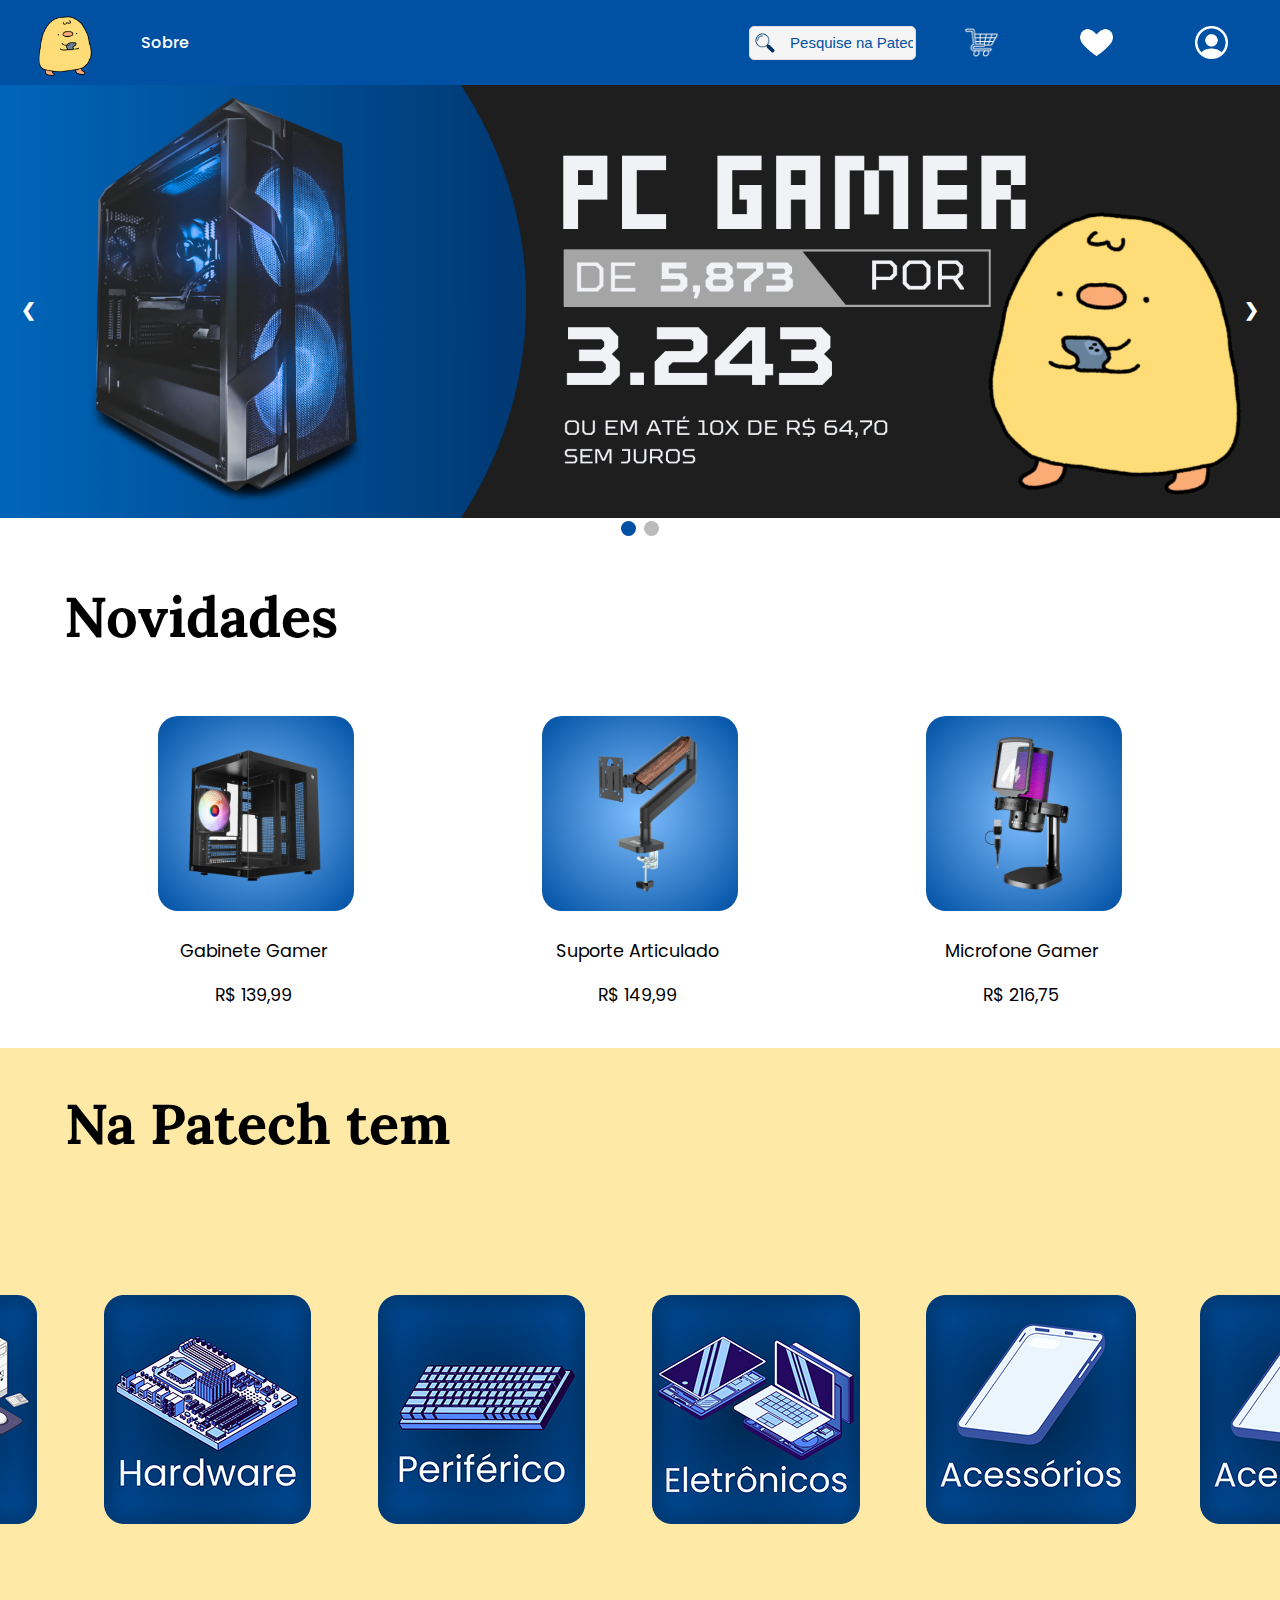
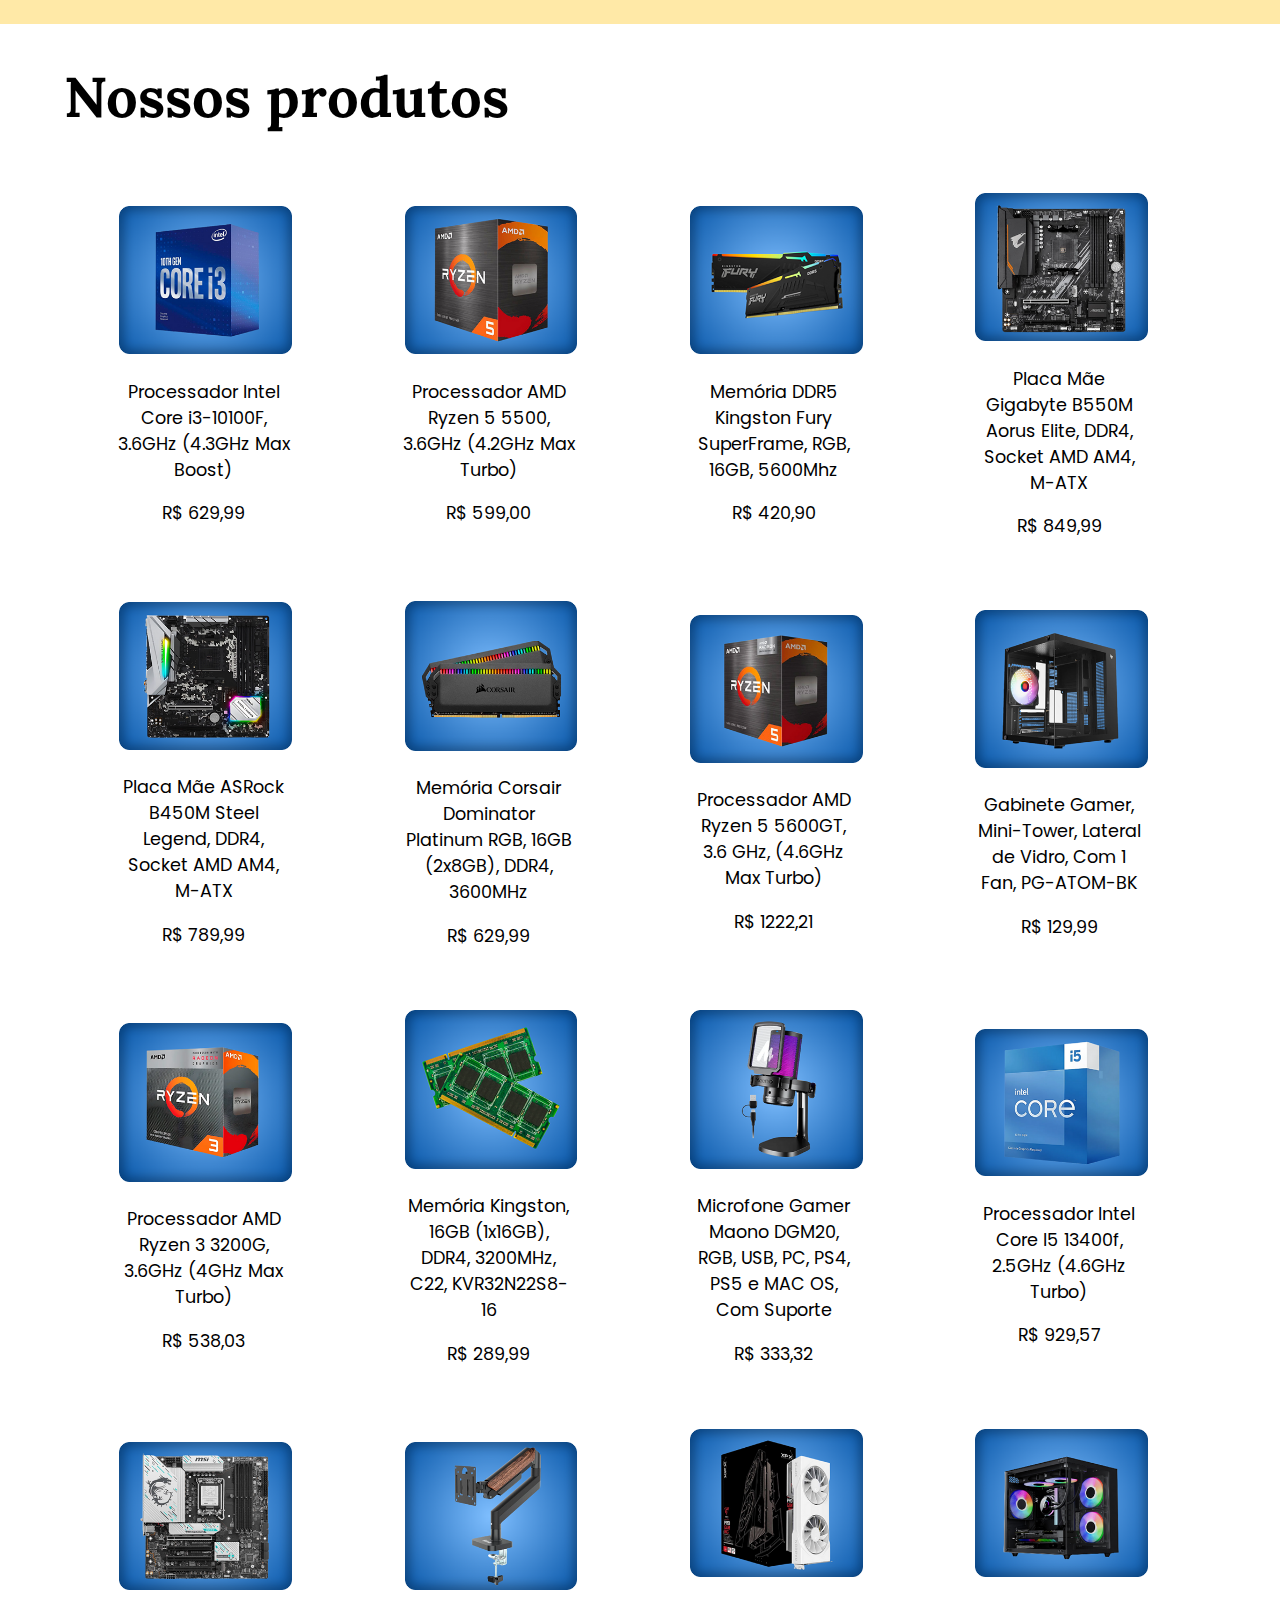
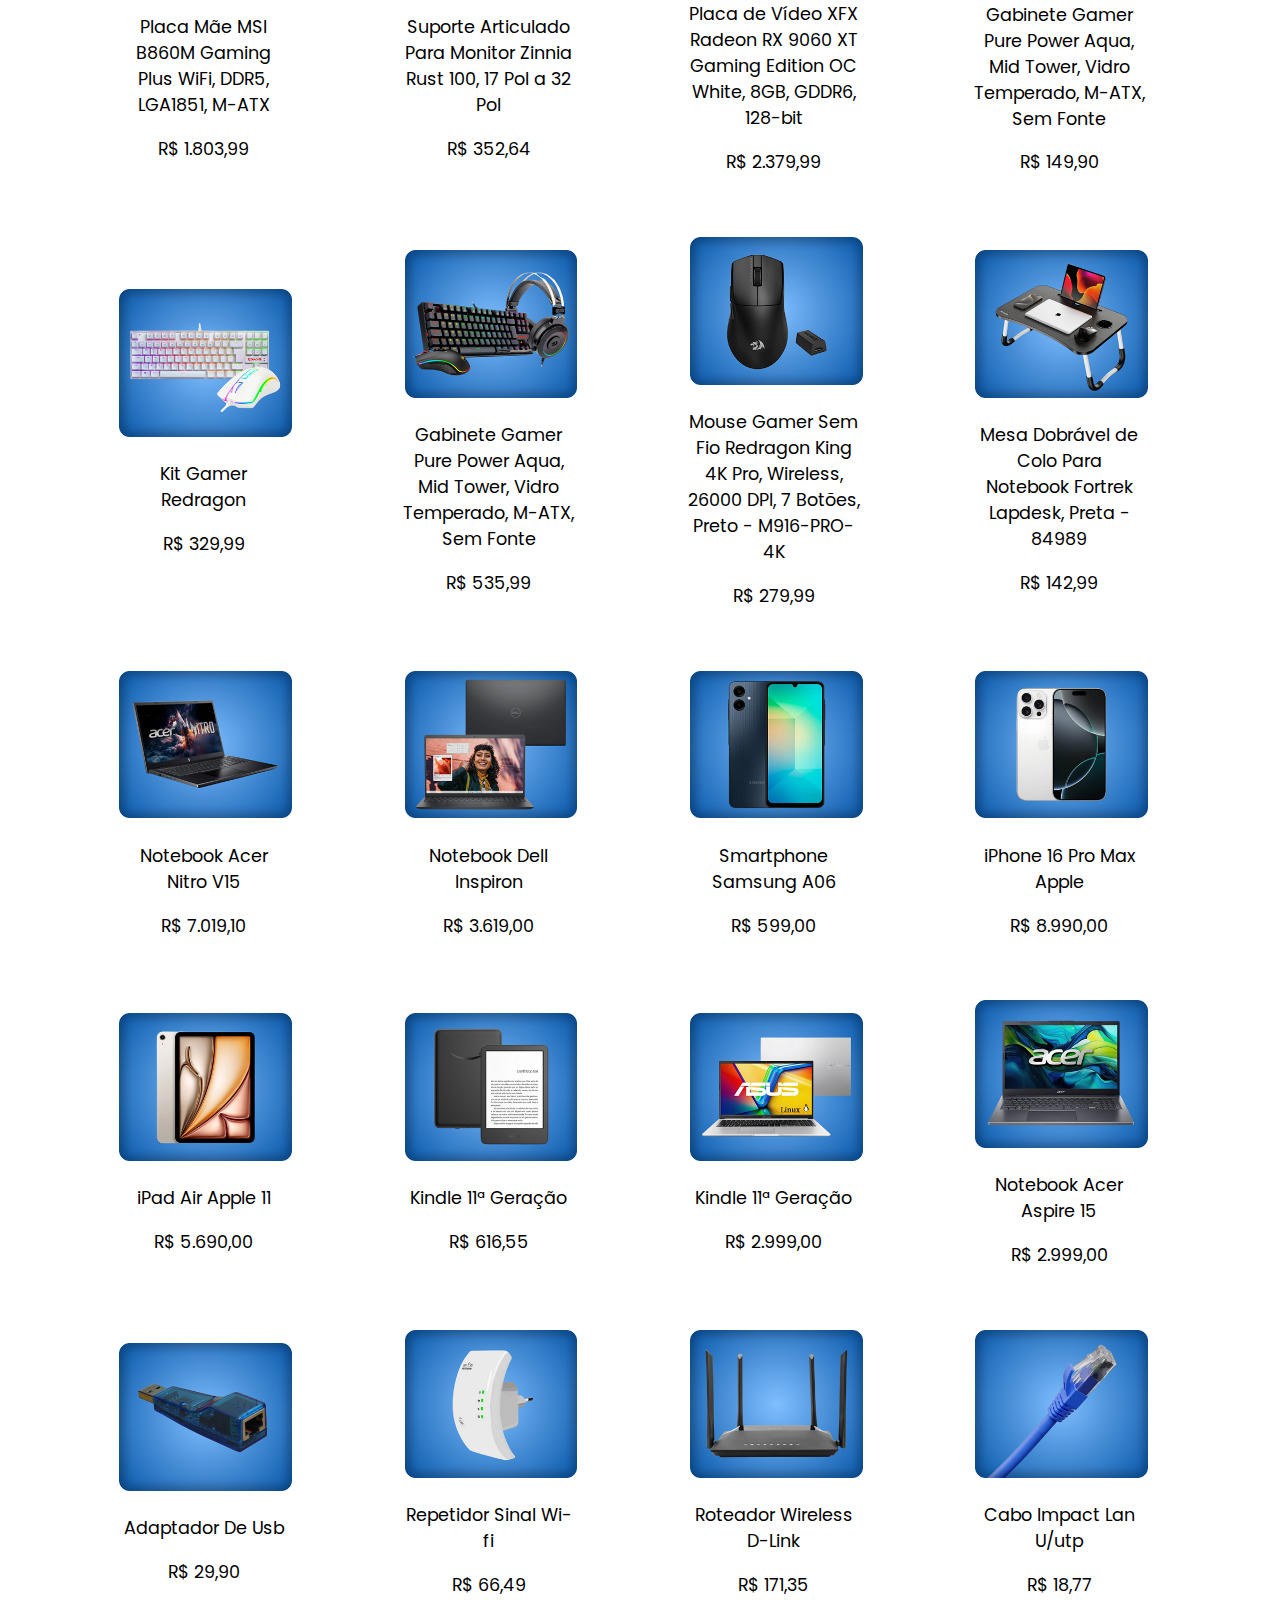
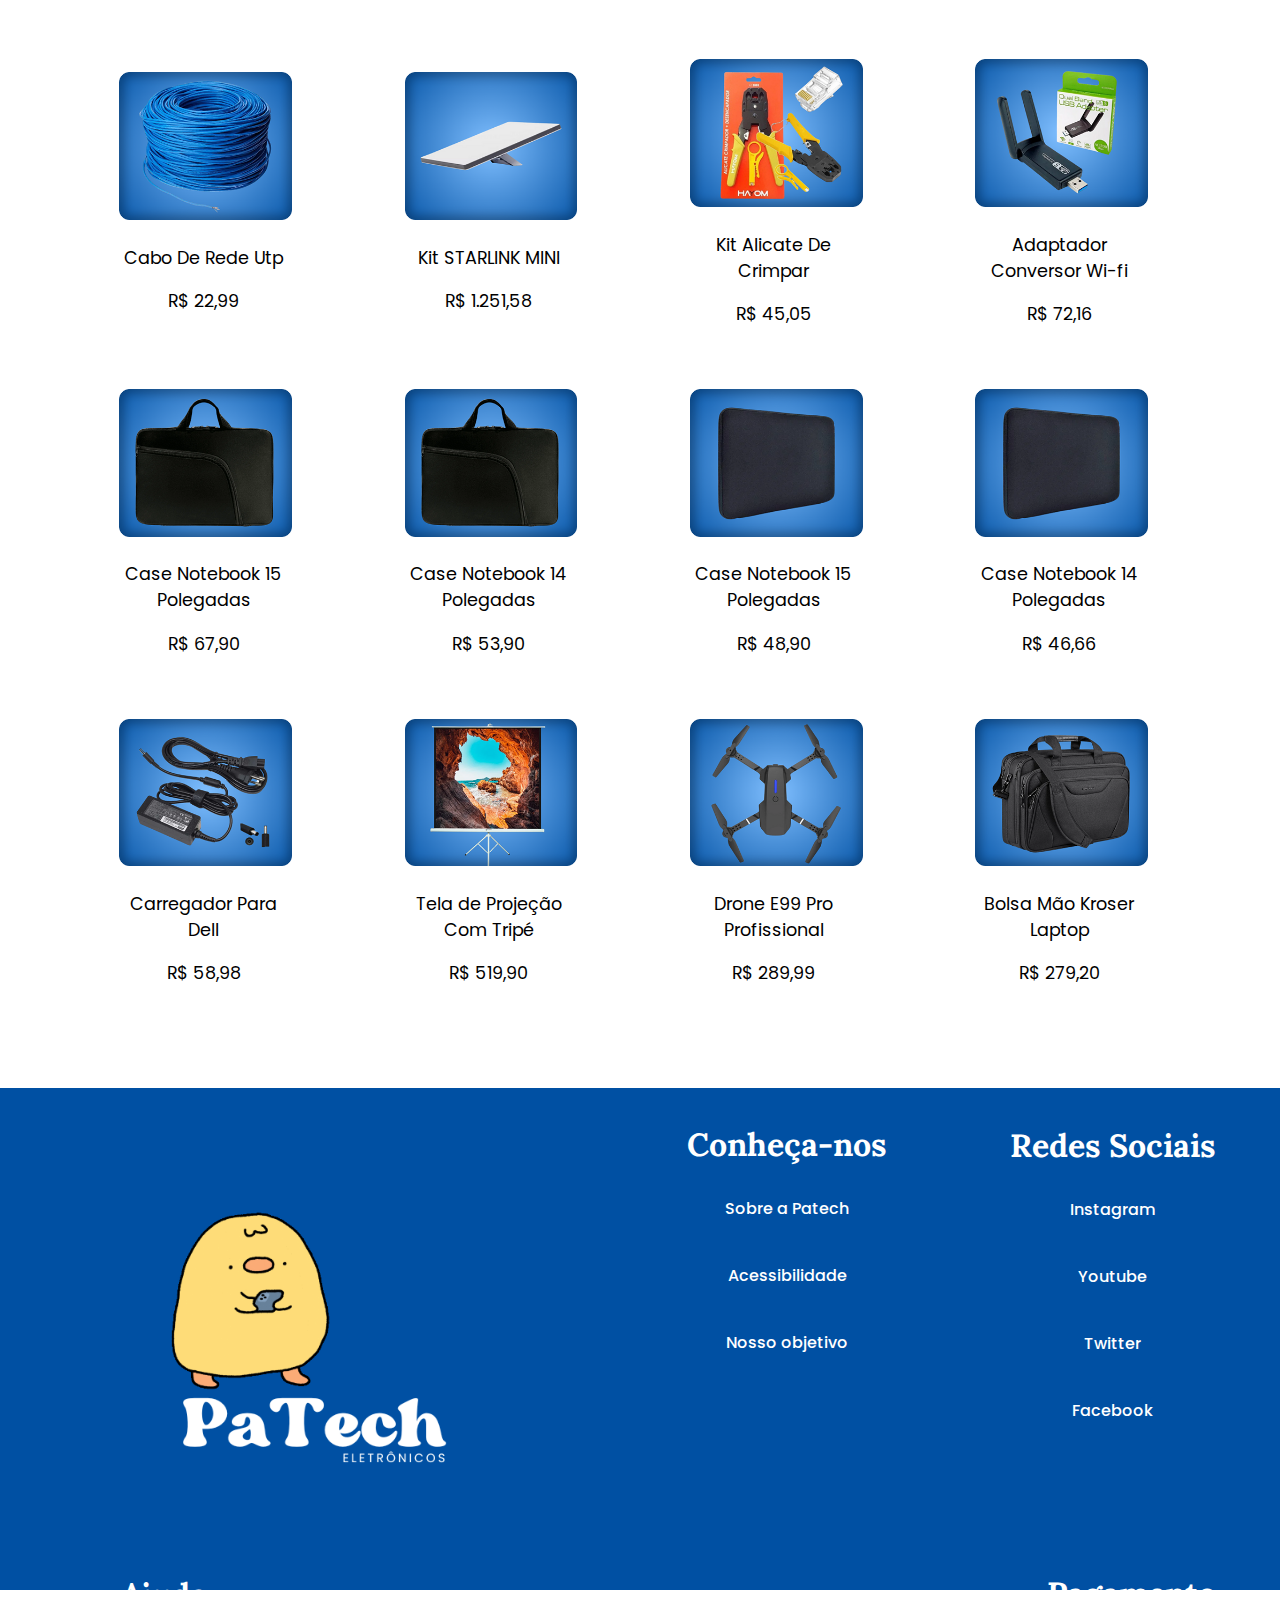
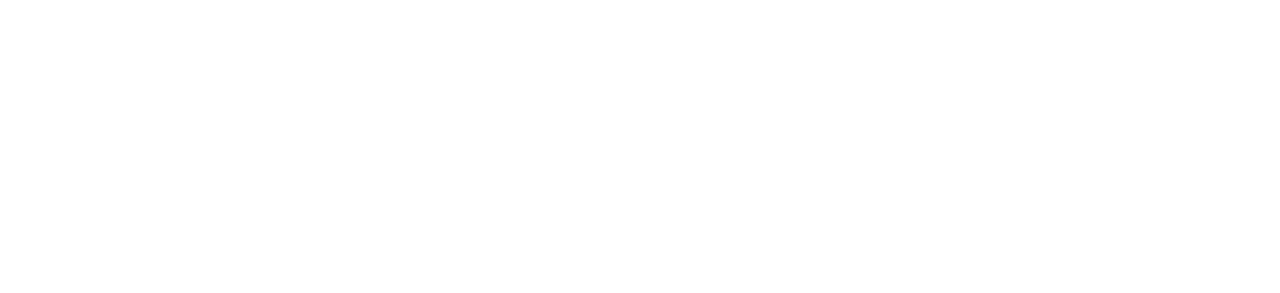
<file: index.html>
<!DOCTYPE html>
<html lang="pt-br">
<head>
    <meta charset="UTF-8">
    <meta name="viewport" content="width=device-width, initial-scale=1.0">

    <link rel="shortcut icon" href="../Home/img/shortcuticon.png">

    <title>Patech</title>

    <link rel="stylesheet" href="index.css">
    <script src="index.js" defer></script>
    
     <!-- fonte do corpo -->
    <link rel="preconnect" href="https://fonts.googleapis.com">
    <link rel="preconnect" href="https://fonts.gstatic.com" crossorigin>
    <link href="https://fonts.googleapis.com/css2?family=Poppins:ital,wght@0,100;0,200;0,300;0,400;0,500;0,600;0,700;0,800;0,900;1,100;1,200;1,300;1,400;1,500;1,600;1,700;1,800;1,900&display=swap" rel="stylesheet">
  
    <!-- fonte do títulos -->
    <link rel="preconnect" href="https://fonts.googleapis.com">
    <link rel="preconnect" href="https://fonts.gstatic.com" crossorigin>
    <link href="https://fonts.googleapis.com/css2?family=Lora:ital,wght@0,400..700;1,400..700&family=Poppins:ital,wght@0,100;0,200;0,300;0,400;0,500;0,600;0,700;0,800;0,900;1,100;1,200;1,300;1,400;1,500;1,600;1,700;1,800;1,900&display=swap" rel="stylesheet">
  
    <link rel="website icon" type="png" href="img/Logo.png">
</head>
<body>
    <div class="navbar">
        
        <img class="Logo" src="img/Logo.png" alt="Logo"></img>   
        
        <div class="redirecionamento">  
        <a href="Sobre/index.html"> Sobre </a>
        </div>
        
        <div class="buscar">
            <input onkeyup="filtrar" type="text" id="usr" placeholder="Pesquise na Patech"></input>
            <ul id="listaProdutos">
            </ul>
        </div>

        <div class="icones">
            <button onclick="abrirCarrinho()" id="carrinho"></button>
            <button onclick="irFavorito()" id="favoritos"></button>
            <button onclick="irCadastro()" id="dashboard"></button>
        </div>
    </div>

    <div class="slider-container">
        <div class="slider-image fade">
            <img id="banner" src="img/Banner-PATECH.png" alt="Banner 1">
        </div>
        <div class="slider-image fade">
            <img id="banner" src="img/Banner-PATECH2.png" alt="Banner 2">
        </div>

        <!-- Botões de navegação-->
        <a class="prev" onclick="plusSlides(-1)">&#10094;</a>
        <a class="next" onclick="plusSlides(1)">&#10095;</a>
    </div>

    <!-- Indicadores de slide-->
    <div style="text-align:center">
        <span class="dot" onclick="currentSlide(1)"></span>
        <span class="dot" onclick="currentSlide(2)"></span>
    </div>
    
    <div class="tituloNews">
        <h1> Novidades </h1>
    </div>
    <section class="novidades">

        <div class="modais"> <!-- Novidade 1 -->
            <div class="itensNovos">
                    <button class="abrir-modal">
                        <img src="img/Novidades1.png" class="card-produto" id="bordas"> 
                        <figcaption class="legenda-card"> Gabinete Gamer<p>R$ 139,99 </p></figcaption>
                    </button>
                <div id="produto45" class="modal-Produto">
                    <div class="modal-conteudo">
                        <div class="conteudoJunto">
                            <div class="p1">
                                <img src="img/Novidades1.png" class="produto-img" id="bordas">
                            </div>
                            <div class="tituloEpreco">
                                <h1 class="produto-nome"> Gabinete Gamer </h1>
                                <figcaption class="legenda-conteudo"> Gabinete Gamer Pichau Atom, Mini-Tower, Lateral de Vidro, Com 1 Fan, Preto.</figcaption>
                                <p class="preco-antes"> <del> R$ 250,99 </del> </p>
                                <p class="produto-preco"> R$ 139,99</p>
                                <div class="botoesAcaoes2"> 
                                    <button onclick="adicionarAoCarrinho('produto45')" class="btnModal"> Comprar agora </button>
                                    <button onclick="adicionarALista('produto45')" class="btnModal"> Adicionar à lista </button>
                                </div>
                            </div>
                            <span class="fechar">&times;</span>
                        </div>
                    </div>
                </div>
            </div>
        </div>

        <div class="modais"> <!-- Novidade 2 -->
            <div class="itensNovos">
                    <button class="abrir-modal">
                        <img src="img/Novidades2.png" class="card-produto"  id="bordas"> 
                        <figcaption class="legenda-card"> Suporte Articulado <p> R$ 149,99 </p></figcaption>
                    </button>
                <div id="produto46" class="modal-Produto">
                    <div class="modal-conteudo">
                        <div class="conteudoJunto">
                            <div class="p1">
                                <img src="img/Novidades2.png" class="produto-img" id="bordas">
                            </div>
                            <div class="tituloEpreco">
                                <h1 class="produto-nome"> Suporte Articulado </h1>
                                <figcaption class="legenda-conteudo"> Suporte Articulado Para Monitor Zinnia Rust 100, 17 Pol a 32 Pol, Preto, ZNO-RUST100-BL01 </figcaption>
                                <p class="preco-antes"> <del> R$ 250,99 </del> </p>
                                <p class="produto-preco"> R$ 149,99 </p>
                                <div class="botoesAcaoes2"> 
                                    <button onclick="adicionarAoCarrinho('produto46')" class="btnModal"> Comprar agora </button>
                                    <button onclick="adicionarALista('produto46')" class="btnModal"> Adicionar à lista </button>
                                </div>
                            </div>
                            <span class="fechar">&times;</span>
                        </div>
                    </div>
                </div>
            </div>
        </div>

        <div class="modais"> <!-- Novidade 3 -->
            <div class="itensNovos">
                    <button class="abrir-modal">
                        <img src="img/Novidades3.png" class="card-produto"  id="bordas"> 
                        <figcaption class="legenda-card"> Microfone Gamer <p> R$ 216,75 </p></figcaption>
                    </button>
                <div id="produto47" class="modal-Produto">
                    <div class="modal-conteudo">
                        <div class="conteudoJunto">
                            <div class="p1">
                                <img src="img/Novidades3.png" class="produto-img" id="bordas">
                            </div>
                            <div class="tituloEpreco">
                                <h1 class="produto-nome"> Microfone Gamer </h1>
                                <figcaption class="legenda-conteudo"> Microfone Gamer Maono DGM20, RGB, USB, PC, PS4, PS5 e MAC OS, Com Suporte, Preto </figcaption>
                                <p class="preco-antes"> <del> R$ 310,99 </del> </p>
                                <p class="produto-preco"> R$ 216,75 </p>
                                <div class="botoesAcaoes2"> 
                                    <button onclick="adicionarAoCarrinho('produto47')" class="btnModal"> Comprar agora </button>
                                    <button onclick="adicionarALista('produto47')" class="btnModal"> Adicionar à lista </button>
                                </div>
                            </div>
                            <span class="fechar">&times;</span>
                        </div>
                    </div>
                </div>
            </div>
        </div>        
    </section>

    <section class="Amarelo">
    <h1> Na Patech tem </h1>
    <div class="bgAmarelo">
        <div class="todos">
            <button onclick="filtrarProdutos('all')" id="imagemAll" class="categorias" data-category="all" lt="todos"></button>
        </div>
        
        <div class="hardware">
            <button onclick="filtrarProdutos('hardware')" id="imagemHdware" class="categorias" data-category="hardware" alt="hardware"></button>
        </div>

        <div class="periferico">
            <button onclick="filtrarProdutos('perifericos')" id="imagemPeri" class="categorias" data-category="perifericos" alt="perifericos"></button>
        </div>

        <div class="eletronicos">
            <button onclick="filtrarProdutos('eletronicos')" id="imagemEletro" class="categorias" data-category="eletronicos" alt="eletronicos"></button>
        </div>

        <div class="redes">
            <button onclick="filtrarProdutos('redes')" id="imagemRedes" class="categorias" data-category="redes" alt="redes"></button>
        </div>
        
        <div class="acessorios">
            <button onclick="filtrarProdutos('acessorios')" id="imagemAcess" class="categorias" data-category="acessorios" alt="acessorios"></button>
        </div>
    </div>
    </section>

    <div class="tituloN">
        <h1> Nossos produtos </h1>
    </div>

    <section class="nossosProdutos">
        <div class="nossasPecas">
            <div class="modais" data-category="hardware"><!--Produto 1-->
                <button class="abrir-modal">
                    <img src="img/peca1.png" class="card-produto"> 
                    <figcaption class="legenda-card"> Processador Intel Core i3-10100F, 3.6GHz (4.3GHz Max Boost) <p>R$ 629,99</p></figcaption>
                </button>
                <div id="produto1" class="modal-Produto">
                    <div class="modal-conteudo">
                        <div class="conteudoJunto">
                            <div class="p1">
                                <img src="img/peca1.png" class="produto-img">
                            </div>
                            <div class="tituloEpreco">
                                <h1 class="produto-nome"> Processador Intel </h1>
                                <figcaption class="legenda-conteudo"> Processador Intel Core i3-10100F, 3.6GHz (4.3GHz Max Boost)</figcaption>
                                <p class="preco-antes"> <del> R$ 987,99 </del> </p>
                                <p class="produto-preco">R$ 629,99</p>
                                <div class="botoesAcaoes2"> 
                                    <button onclick="adicionarAoCarrinho('produto1')" class="btnModal"> Comprar agora </button>
                                    <button onclick="adicionarALista('produto1')" class="btnModal"> Adicionar à lista </button>
                                </div>
                            </div>
                            <span class="fechar">&times;</span>
                        </div>
                    </div>
                </div>
            </div>

            <div class="modais" data-category="hardware"> <!--Produto 2-->
                <button class="abrir-modal">
                    <img src="img/peca2.png" class="card-produto">
                    <figcaption class="legenda-card"> Processador AMD Ryzen 5 5500, 3.6GHz (4.2GHz Max Turbo) <p>R$ 599,00</p></figcaption>
                </button>
                <div id="produto2" class="modal-Produto">
                    <div class="modal-conteudo">
                        <div class="conteudoJunto">
                            <div class="p1">
                                <img src="img/peca2.png" class="produto-img">
                            </div>
                            <div class="tituloEpreco">
                                <h1 class="produto-nome"> Processador Ryzen </h1>
                                <figcaption class="legenda-conteudo"> Processador AMD Ryzen 5 5500, 3.6GHz (4.2GHz Max Turbo)</figcaption>
                                <p class="preco-antes"> <del> R$ 654,99 </del> </p>
                                <p class="produto-preco">R$ 599,00</p>
                                <div class="botoesAcaoes2"> 
                                    <button onclick="adicionarAoCarrinho('produto2')" class="btnModal"> Comprar agora </button>
                                    <button onclick="adicionarALista('produto2')" class="btnModal"> Adicionar à lista </button>
                                </div>
                            </div>
                            <span class="fechar">&times;</span>
                        </div>
                    </div>
                </div>
            </div>

            <div class="modais" data-category="hardware"> <!--Produto 3-->
                <button class="abrir-modal">
                    <img src="img/peca3.png" class="card-produto">
                    <figcaption class="legenda-card">Memória DDR5 Kingston Fury SuperFrame, RGB, 16GB, 5600Mhz<p>R$ 420,90</p></figcaption>
                </button>
                <div  id="produto3" class="modal-Produto">
                    <div class="modal-conteudo">
                        <div class="conteudoJunto">
                            <div class="p1">
                                <img src="img/peca3.png" class="produto-img">
                            </div>
                            <div class="tituloEpreco">
                                <h1 class="produto-nome"> Memória DDR5 </h1>
                                <figcaption class="legenda-conteudo"> Memória DDR5 Kingston Fury SuperFrame, RGB, 16GB, 5600Mhz</figcaption>
                                <p class="preco-antes"> <del> R$ 554,99 </del> </p>
                                <p class="produto-preco">R$ 420,90</p>
                                <div class="botoesAcaoes2"> 
                                    <button onclick="adicionarAoCarrinho('produto3')" class="btnModal"> Comprar agora </button>
                                    <button onclick="adicionarALista('produto3')" class="btnModal"> Adicionar à lista </button>
                                </div>
                            </div>
                            <span class="fechar">&times;</span>
                        </div>
                    </div>
                </div>
            </div>

            <div class="modais" data-category="hardware"> <!--Produto 4-->
                <button class="abrir-modal">
                    <img src="img/peca4.png" class="card-produto">
                    <figcaption class="legenda-card">Placa Mãe Gigabyte B550M Aorus Elite, DDR4, Socket AMD AM4, M-ATX<p>R$ 849,99</p></figcaption>
                </button>
                <div class="modal-Produto">
                    <div  id="produto4" class="modal-conteudo">
                        <div class="conteudoJunto">
                            <div class="p1">
                                <img src="img/peca4.png" class="produto-img">
                            </div>
                            <div class="tituloEpreco">
                                <h1 class="produto-nome"> Placa Mãe Gigabyte </h1>
                                <figcaption class="legenda-conteudo"> Placa Mãe Gigabyte B550M Aorus Elite, DDR4, Socket AMD AM4, M-ATX </figcaption>
                                <p class="preco-antes"> <del> R$ 954,99 </del> </p>
                                <p class="produto-preco">R$ 849,99</p>
                                <div class="botoesAcaoes2"> 
                                    <button onclick="adicionarAoCarrinho('produto4')" class="btnModal"> Comprar agora </button>
                                    <button onclick="adicionarALista('produto4')" class="btnModal"> Adicionar à lista </button>
                                </div>
                            </div>
                            <span class="fechar">&times;</span>
                        </div>
                    </div>
                </div>
            </div>

            <div class="modais" data-category="hardware"> <!--Produto 5-->
                <button class="abrir-modal">
                    <img src="img/peca5.png" class="card-produto">
                    <figcaption class="legenda-card">Placa Mãe ASRock B450M Steel Legend, DDR4, Socket AMD AM4, M-ATX<p>R$ 789,99</p></figcaption>
                </button>
                <div id="produto5" class="modal-Produto">
                    <div class="modal-conteudo">
                        <div class="conteudoJunto">
                            <div class="p1">
                                <img src="img/peca5.png" class="produto-img">
                            </div>
                            <div class="tituloEpreco">
                                <h1 class="produto-nome">Placa Mãe ASRock</h1>
                                <figcaption class="legenda-conteudo">Placa Mãe ASRock B450M Steel Legend, DDR4, Socket AMD AM4, M-ATX</figcaption>
                                <p class="preco-antes"> <del> R$ 976,99 </del> </p>
                                <p class="produto-preco">R$ 789,99</p>
                                <div class="botoesAcaoes2"> 
                                    <button onclick="adicionarAoCarrinho('produto5')" class="btnModal"> Comprar agora </button>
                                    <button onclick="adicionarALista('produto5')" class="btnModal"> Adicionar à lista </button>
                                </div>
                            </div>
                            <span class="fechar">&times;</span>
                        </div>
                    </div>
                </div>
            </div>

            <div class="modais" data-category="hardware"> <!-- Produto 6 -->
                <button class="abrir-modal">
                    <img src="img/peca6.png" class="card-produto">
                    <figcaption class="legenda-card">Memória Corsair Dominator Platinum RGB, 16GB (2x8GB), DDR4, 3600MHz<p>R$ 629,99</p></figcaption>
                </button>
                <div id="produto6"  class="modal-Produto">
                    <div class="modal-conteudo">
                        <div class="conteudoJunto">
                            <div class="p1">
                                <img src="img/peca6.png" class="produto-img">
                            </div>
                            <div class="tituloEpreco">
                                <h1 class="produto-nome">Memória Corsair  </h1>
                                <figcaption class="legenda-conteudo">Memória Corsair Dominator Platinum RGB, 16GB (2x8GB), DDR4, 3600MHz</figcaption>
                                <p class="preco-antes"> <del> R$ 854,99 </del> </p>
                                <p class="produto-preco">R$ 629,99</p>
                                <div class="botoesAcaoes2"> 
                                    <button onclick="adicionarAoCarrinho('produto6')" class="btnModal"> Comprar agora </button>
                                    <button onclick="adicionarALista('produto6')" class="btnModal"> Adicionar à lista </button>
                                </div>
                            </div>
                            <span class="fechar">&times;</span>
                        </div>
                    </div>
                </div>
            </div>

            <div class="modais" data-category="hardware"> <!-- Produto 7 -->
                <button class="abrir-modal">
                    <img src="img/peca7.png" class="card-produto">
                    <figcaption class="legenda-card">Processador AMD Ryzen 5 5600GT, 3.6 GHz, (4.6GHz Max Turbo)<p>R$ 1222,21</p></figcaption>
                </button>
                <div  id="produto7" class="modal-Produto">
                    <div class="modal-conteudo">
                        <div class="conteudoJunto">
                            <div class="p1">
                                <img src="img/peca7.png" class="produto-img">
                            </div>
                            <div class="tituloEpreco">
                                <h1 class="produto-nome">Processador AMD Ryzen </h1>
                                <figcaption class="legenda-conteudo">Processador AMD Ryzen 5 5600GT, 3.6 GHz, (4.6GHz Max Turbo)</figcaption>
                                <p class="preco-antes"> <del> R$ 1554,99 </del> </p>
                                <p class="produto-preco">R$ 1222,21</p>
                                <div class="botoesAcaoes2"> 
                                    <button onclick="adicionarAoCarrinho('produto7')" class="btnModal"> Comprar agora </button>
                                    <button onclick="adicionarALista('produto7')" class="btnModal"> Adicionar à lista </button>
                                </div>
                            </div>
                            <span class="fechar">&times;</span>
                        </div>
                    </div>
                </div>
            </div>

            <div class="modais" data-category="perifericos"> <!-- Produto 8 -->
                <button class="abrir-modal">
                    <img src="img/peca8.png" class="card-produto">
                    <figcaption class="legenda-card">Gabinete Gamer, Mini-Tower, Lateral de Vidro, Com 1 Fan, PG-ATOM-BK<p>R$ 129,99</p></figcaption>
                </button>
                <div  id="produto8" class="modal-Produto">
                    <div class="modal-conteudo">
                        <div class="conteudoJunto">
                            <div class="p1">
                                <img src="img/peca8.png" class="produto-img">
                            </div>
                            <div class="tituloEpreco">
                                <h1 class="produto-nome">Gabinete Gamer</h1>
                                <figcaption class="legenda-conteudo">Gabinete Gamer, Mini-Tower, Lateral de Vidro, Com 1 Fan, PG-ATOM-BK</figcaption>
                                <p class="preco-antes"> <del> R$ 181,99 </del> </p>
                                <p class="produto-preco">R$ 129,99</p>
                                <div class="botoesAcaoes2"> 
                                    <button onclick="adicionarAoCarrinho('produto8')" class="btnModal"> Comprar agora </button>
                                    <button onclick="adicionarALista('produto8')" class="btnModal"> Adicionar à lista </button>
                                </div>
                            </div>
                            <span class="fechar">&times;</span>
                        </div>
                    </div>
                </div>
            </div>

            <div class="modais" data-category="hardware"> <!-- Produto 9 -->
                <button class="abrir-modal">
                    <img src="img/peca9.png" class="card-produto">
                    <figcaption class="legenda-card">Processador AMD Ryzen 3 3200G, 3.6GHz (4GHz Max Turbo)<p>R$ 538,03</p></figcaption>
                </button>
                <div id="produto9" class="modal-Produto">
                    <div class="modal-conteudo">
                        <div class="conteudoJunto">
                            <div class="p1">
                                <img src="img/peca9.png" class="produto-img">
                            </div>
                            <div class="tituloEpreco">
                                <h1 class="produto-nome">Processador AMD Ryzen</h1>
                                <figcaption class="legenda-conteudo">Processador AMD Ryzen 3 3200G, 3.6GHz (4GHz Max Turbo)</figcaption>
                                <p class="preco-antes"> <del> R$ 750,99 </del> </p>
                                <p class="produto-preco">R$ 538,03</p>
                                <div class="botoesAcaoes2"> 
                                    <button onclick="adicionarAoCarrinho('produto9')" class="btnModal"> Comprar agora </button>
                                    <button onclick="adicionarALista('produto9')" class="btnModal"> Adicionar à lista </button>
                                </div>
                            </div>
                            <span class="fechar">&times;</span>
                        </div>
                    </div>
                </div>
            </div>

            <div class="modais" data-category="hardware"> <!-- Produto 10 -->
                <button class="abrir-modal">
                    <img src="img/peca10.png" class="card-produto">
                    <figcaption class="legenda-card"> Memória Kingston, 16GB (1x16GB), DDR4, 3200MHz, C22, KVR32N22S8-16 <p>R$ 289,99</p></figcaption>
                </button>
                <div id="produto10" class="modal-Produto">
                    <div class="modal-conteudo">
                        <div class="conteudoJunto">
                            <div class="p1">
                                <img src="img/peca10.png" class="produto-img">
                            </div>
                            <div class="tituloEpreco">
                                <h1 class="produto-nome">Memória Kingston</h1>
                                <figcaption class="legenda-conteudo">Memória Kingston, 16GB (1x16GB), DDR4, 3200MHz, C22, KVR32N22S8-16</figcaption>
                                <p class="preco-antes"> <del> R$ 342,99 </del> </p>
                                <p class="produto-preco">R$ 289,99</p>
                                <div class="botoesAcaoes2"> 
                                    <button onclick="adicionarAoCarrinho('produto10')" class="btnModal"> Comprar agora </button>
                                    <button onclick="adicionarALista('produto10')" class="btnModal"> Adicionar à lista </button>
                                </div>
                            </div>
                            <span class="fechar">&times;</span>
                        </div>
                    </div>
                </div>
            </div>

            <div class="modais" data-category="perifericos"> <!-- Produto 11 -->
                <button class="abrir-modal">
                    <img src="img/peca11.png" class="card-produto">
                    <figcaption class="legenda-card">Microfone Gamer Maono DGM20, RGB, USB, PC, PS4, PS5 e MAC OS, Com Suporte<p>R$ 333,32</p></figcaption>
                </button>
                <div id="produto11" class="modal-Produto">
                    <div class="modal-conteudo">
                        <div class="conteudoJunto">
                            <div class="p1">
                                <img src="img/peca11.png" class="produto-img">
                            </div>
                            <div class="tituloEpreco">
                                <h1 class="produto-nome">Microfone Gamer</h1>
                                <figcaption class="legenda-conteudo">Microfone Gamer Maono DGM20, RGB, USB, PC, PS4, PS5 e MAC OS, Com Suporte preto</figcaption>
                                <p class="preco-antes"> <del> R$ 412,99 </del> </p>
                                <p class="produto-preco">R$ 333,32</p>
                                <div class="botoesAcaoes2"> 
                                    <button onclick="adicionarAoCarrinho('produto11')" class="btnModal"> Comprar agora </button>
                                    <button onclick="adicionarALista('produto11')" class="btnModal"> Adicionar à lista </button>
                                </div>
                            </div>
                            <span class="fechar">&times;</span>
                        </div>
                    </div>
                </div>
            </div>

            <div class="modais" data-category="hardware"> <!-- Produto 12 -->
                <button class="abrir-modal">
                    <img src="img/peca12.png" class="card-produto">
                    <figcaption class="legenda-card">Processador Intel Core I5 13400f, 2.5GHz (4.6GHz Turbo)<p>R$ 929,57</p></figcaption>
                </button>
                <div id="produto12" class="modal-Produto">
                    <div class="modal-conteudo">
                        <div class="conteudoJunto">
                            <div class="p1">
                                <img src="img/peca12.png" class="produto-img">
                            </div>
                            <div class="tituloEpreco">
                                <h1 class="produto-nome">Processador Intel</h1>
                                <figcaption class="legenda-conteudo">Processador Intel Core I5 13400f, 2.5GHz (4.6GHz Turbo)</figcaption>
                                <p class="preco-antes"> <del> R$ 1121,99 </del> </p>
                                <p class="produto-preco">R$ 929,57</p>
                                <div class="botoesAcaoes2"> 
                                    <button onclick="adicionarAoCarrinho('produto12')" class="btnModal"> Comprar agora </button>
                                    <button onclick="adicionarALista('produto12')" class="btnModal"> Adicionar à lista </button>
                                </div>
                            </div>
                            <span class="fechar">&times;</span>
                        </div>
                    </div>
                </div>
            </div>

            <div class="modais" data-category="hardware"> <!-- Produto 13 -->
                <button class="abrir-modal">
                    <img src="img/peca13.png" class="card-produto">
                    <figcaption class="legenda-card">Placa Mãe MSI B860M Gaming Plus WiFi, DDR5, LGA1851, M-ATX<p>R$ 1.803,99</p></figcaption>
                </button>
                <div  id="produto13" class="modal-Produto">
                    <div class="modal-conteudo">
                        <div class="conteudoJunto">
                            <div class="p1">
                                <img src="img/peca13.png" class="produto-img">
                            </div>
                            <div class="tituloEpreco">
                                <h1 class="produto-nome">Placa Mãe</h1>
                                <figcaption class="legenda-conteudo">Placa Mãe MSI B860M Gaming Plus WiFi, DDR5, LGA1851, M-ATX</figcaption>
                                <p class="preco-antes"> <del> R$ 2.105,99 </del> </p>
                                <p class="produto-preco">R$ 1.803,99</p>
                                <div class="botoesAcaoes2"> 
                                    <button onclick="adicionarAoCarrinho('produto13')" class="btnModal"> Comprar agora </button>
                                    <button onclick="adicionarALista('produto13')" class="btnModal"> Adicionar à lista </button>
                                </div>
                            </div>
                            <span class="fechar">&times;</span>
                        </div>
                    </div>
                </div>
            </div>

            <div class="modais" data-category="perifericos"> <!-- Produto 14 -->
                <button class="abrir-modal">
                    <img src="img/peca14.png" class="card-produto">
                    <figcaption class="legenda-card">Suporte Articulado Para Monitor Zinnia Rust 100, 17 Pol a 32 Pol<p>R$ 352,64</p></figcaption>
                </button>
                <div id="produto14" class="modal-Produto">
                    <div class="modal-conteudo">
                        <div class="conteudoJunto">
                            <div class="p1">
                                <img src="img/peca14.png" class="produto-img">
                            </div>
                            <div class="tituloEpreco">
                                <h1 class="produto-nome">Suporte Articulado</h1>
                                <figcaption class="legenda-conteudo">Suporte Articulado Para Monitor Zinnia Rust 100, 17 Pol a 32 Pol </figcaption>
                                <p class="preco-antes"> <del> R$ 450,99 </del> </p>
                                <p class="produto-preco">R$ 352,64</p>
                                <div class="botoesAcaoes2"> 
                                    <button onclick="adicionarAoCarrinho('produto14')" class="btnModal"> Comprar agora </button>
                                    <button onclick="adicionarALista('produto14')" class="btnModal"> Adicionar à lista </button>
                                </div>
                            </div>
                            <span class="fechar">&times;</span>
                        </div>
                    </div>
                </div>
            </div>

            <div class="modais" data-category="hardware"> <!-- Produto 15 -->
                <button class="abrir-modal">
                    <img src="img/peca15.png" class="card-produto">
                    <figcaption class="legenda-card">Placa de Vídeo XFX Radeon RX 9060 XT Gaming Edition OC White, 8GB, GDDR6, 128-bit<p>R$ 2.379,99</p></figcaption>
                </button>
                <div id="produto15" class="modal-Produto">
                    <div class="modal-conteudo">
                        <div class="conteudoJunto">
                            <div class="p1">
                                <img src="img/peca15.png" class="produto-img">
                            </div>
                            <div class="tituloEpreco">
                                <h1 class="produto-nome">Placa de Vídeo</h1>
                                <figcaption class="legenda-conteudo">Placa de Vídeo XFX Radeon RX 9060 XT Gaming Edition OC White, 8GB, GDDR6, 128-bit</figcaption>
                                <p class="preco-antes"> <del> R$ 2.745,99 </del> </p>
                                <p class="produto-preco">R$ 2.379,99</p>
                                <div class="botoesAcaoes2"> 
                                    <button onclick="adicionarAoCarrinho('produto15')" class="btnModal"> Comprar agora </button>
                                    <button onclick="adicionarALista('produto15')" class="btnModal"> Adicionar à lista </button>
                                </div>
                            </div>
                            <span class="fechar">&times;</span>
                        </div>
                    </div>
                </div>
            </div>

            <div class="modais" data-category="perifericos"> <!-- Produto 16 -->
                <button class="abrir-modal">
                    <img src="img/peca16.png" class="card-produto">
                    <figcaption class="legenda-card">Gabinete Gamer Pure Power Aqua, Mid Tower, Vidro Temperado, M-ATX, Sem Fonte<p>R$ 149,90</p></figcaption>
                </button>
                <div id="produto16" class="modal-Produto">
                    <div class="modal-conteudo">
                        <div class="conteudoJunto">
                            <div class="p1">
                                <img src="img/peca16.png" class="produto-img">
                            </div>
                            <div class="tituloEpreco">
                                <h1 class="produto-nome">Gabinete Gamer</h1>
                                <figcaption class="legenda-conteudo">Gabinete Gamer Pure Power Aqua, Mid Tower, Vidro Temperado, M-ATX, Sem Fonte</figcaption>
                                <p class="preco-antes"> <del> R$ 246,99 </del> </p>
                                <p class="produto-preco">R$ 149,90</p>
                                <div class="botoesAcaoes2"> 
                                    <button onclick="adicionarAoCarrinho('produto16')" class="btnModal"> Comprar agora </button>
                                    <button onclick="adicionarALista('produto16')" class="btnModal"> Adicionar à lista </button>
                                </div>
                            </div>
                            <span class="fechar">&times;</span>
                        </div>
                    </div>
                </div>
            </div>

            <div class="modais" data-category="perifericos"> <!-- Produto 17 -->
                <button class="abrir-modal">
                    <img src="img/peca17.png" class="card-produto"> 
                    <figcaption class="legenda-card">Kit Gamer Redragon <p>R$ 329,99</p></figcaption>
                </button>
                <div id="produto17" class="modal-Produto">
                    <div class="modal-conteudo">
                        <div class="conteudoJunto">
                            <div class="p1">
                                <img src="img/peca17.png" class="produto-img">
                            </div>
                            <div class="tituloEpreco">
                                <h1 class="produto-nome">Kit Gamer Redragon </h1>
                                <figcaption class="legenda-conteudo">Kit Gamer Redragon Teclado Mecânico Kumara, RGB, Switch Outemu Blue, PT, Branco + Mouse Cobra M711, Chroma, 10000DPI, Branco - S118W </figcaption>
                                <p class="preco-antes"> <del>R$ 447,05</del> </p>
                                <p class="produto-preco">R$ 329,99</p>
                                <div class="botoesAcaoes2"> 
                                    <button onclick="adicionarAoCarrinho('produto17')" class="btnModal"> Comprar agora </button>
                                    <button onclick="adicionarALista('produto17')" class="btnModal"> Adicionar à lista </button>
                                </div>
                            </div>
                            <span class="fechar">&times;</span>
                        </div>
                    </div>
                </div>
            </div>

            <div class="modais" data-category="perifericos"> <!-- Produto 18 -->
                <button class="abrir-modal">
                    <img src="img/peca18.png" class="card-produto"> 
                    <figcaption class="legenda-card">Gabinete Gamer Pure Power Aqua, Mid Tower, Vidro Temperado, M-ATX, Sem Fonte <p>R$ 535,99</p></figcaption>
                </button>
                <div id="produto18" class="modal-Produto">
                    <div class="modal-conteudo">
                        <div class="conteudoJunto">
                            <div class="p1">
                                <img src="img/peca18.png" class="produto-img">
                            </div>
                            <div class="tituloEpreco">
                                <h1 class="produto-nome">Kit Gamer Redragon RGB </h1>
                                <figcaption class="legenda-conteudo">Kit Gamer Redragon RGB, Headset Lamia 2 Surround 7.1 + Teclado Kumara Switch Outemu Blue + Mouse Cobra M711 12400 DPI, Preto - S125 </figcaption>
                                <p class="preco-antes"> <del>R$ 705,87</del> </p>
                                <p class="produto-preco">R$ 535,99</p>
                                <div class="botoesAcaoes2"> 
                                    <button onclick="adicionarAoCarrinho('produto18')" class="btnModal"> Comprar agora </button>
                                    <button onclick="adicionarALista('produto18')" class="btnModal"> Adicionar à lista </button>
                                </div>
                            </div>
                            <span class="fechar">&times;</span>
                        </div>
                    </div>
                </div>
            </div>         

            <div class="modais" data-category="perifericos"> <!-- Produto 19 -->
                <button class="abrir-modal">
                    <img src="img/peca19.png" class="card-produto">
                    <figcaption class="legenda-card">Mouse Gamer Sem Fio Redragon King 4K Pro, Wireless, 26000 DPI, 7 Botões, Preto - M916-PRO-4K<p>R$ 279,99</p></figcaption>
                </button>
                <div id="produto19" class="modal-Produto">
                    <div class="modal-conteudo">
                        <div class="conteudoJunto">
                            <div class="p1">
                                <img src="img/peca19.png" class="produto-img">
                            </div>
                            <div class="tituloEpreco">
                                <h1 class="produto-nome">Mouse Gamer Sem Fio Redragon </h1>
                                <figcaption class="legenda-conteudo">Mouse Gamer Sem Fio Redragon King 4K Pro, Wireless, 26000 DPI, 7 Botões, Preto - M916-PRO-4K</figcaption>
                                <p class="preco-antes"> <del>R$ 399,99</del> </p>
                                <p class="produto-preco">R$ 279,99</p>
                                <div class="botoesAcaoes2"> 
                                    <button onclick="adicionarAoCarrinho('produto19')" class="btnModal"> Comprar agora </button>
                                    <button onclick="adicionarALista('produto19')" class="btnModal"> Adicionar à lista </button>
                                </div>
                            </div>
                            <span class="fechar">&times;</span>
                        </div>
                    </div>
                </div>
            </div>   

            <div class="modais" data-category="perifericos"> <!-- Produto 20 -->
                <button class="abrir-modal">
                    <img src="img/peca20.png" class="card-produto">
                    <figcaption class="legenda-card">Mesa Dobrável de Colo Para Notebook Fortrek Lapdesk, Preta - 84989<p>R$ 142,99</p></figcaption>
                </button>
                <div id="produto20" class="modal-Produto">
                    <div class="modal-conteudo">
                        <div class="conteudoJunto">
                            <div class="p1">
                                <img src="img/peca20.png" class="produto-img">
                            </div>
                            <div class="tituloEpreco">
                                <h1 class="produto-nome">Mesa Dobrável</h1>
                                <figcaption class="legenda-conteudo">Mesa Dobrável de Colo Para Notebook Fortrek Lapdesk, Preta - 84989</figcaption>
                                <p class="preco-antes"> <del>R$ 210,99</del> </p>
                                <p class="produto-preco">R$ 142,99</p>
                                <div class="botoesAcaoes2"> 
                                    <button onclick="adicionarAoCarrinho('produto20')" class="btnModal"> Comprar agora </button>
                                    <button onclick="adicionarALista('produto20')" class="btnModal"> Adicionar à lista </button>
                                </div>
                            </div>
                            <span class="fechar">&times;</span>
                        </div>
                    </div>
                </div>
            </div> 

            <div class="modais" data-category="eletronicos"> <!-- Produto 21 -->
                <button class="abrir-modal">
                    <img src="img/peca21.png" class="card-produto">
                    <figcaption class="legenda-card">Notebook Acer Nitro V15<p>R$ 7.019,10</p></figcaption>
                </button>
                <div id="produto21" class="modal-Produto">
                    <div class="modal-conteudo">
                        <div class="conteudoJunto">
                            <div class="p1">
                                <img src="img/peca21.png" class="produto-img">
                            </div>
                            <div class="tituloEpreco">
                                <h1 class="produto-nome">Notebook Acer Nitro V15</h1>
                                <figcaption class="legenda-conteudo">Notebook Acer Nitro V15, Intel Core i9-13900h De 13°G, 16GB, SSD 512GB, RTX4060, Tela 15.6" Full HD, Windows 11 Home - Anv15-52-96aq</figcaption>
                                <p class="preco-antes"> <del>R$ 8.999,00</del> </p>
                                <p class="produto-preco">R$ 7.019,10</p>
                                <div class="botoesAcaoes2"> 
                                    <button onclick="adicionarAoCarrinho('produto21')" class="btnModal"> Comprar agora </button>
                                    <button onclick="adicionarALista('produto21')" class="btnModal"> Adicionar à lista </button>
                                </div>
                            </div>
                            <span class="fechar">&times;</span>
                        </div>
                    </div>
                </div>
            </div>

            <div class="modais" data-category="eletronicos"> <!-- Produto 22 -->
                <button class="abrir-modal">
                    <img src="img/peca22.png" class="card-produto">
                    <figcaption class="legenda-card">Notebook Dell Inspiron<p>R$ 3.619,00</p></figcaption>
                </button>
                <div id="produto22" class="modal-Produto">
                    <div class="modal-conteudo">
                        <div class="conteudoJunto">
                            <div class="p1">
                                <img src="img/peca22.png" class="produto-img">
                            </div>
                            <div class="tituloEpreco">
                                <h1 class="produto-nome">Notebook Dell Inspiron</h1>
                                <figcaption class="legenda-conteudo">Notebook Dell Inspiron I15-i1300-m30p 15.6" Full Hd 13ª Gen Intel Core I5 8gb 512gb SSD Win 11 Preto Carbono </figcaption>
                                <p class="preco-antes"> <del>R$ 3.829,00</del> </p>
                                <p class="produto-preco">R$ 3.619,00</p>
                                <div class="botoesAcaoes2"> 
                                    <button onclick="adicionarAoCarrinho('produto22')" class="btnModal"> Comprar agora </button>
                                    <button onclick="adicionarALista('produto22')" class="btnModal"> Adicionar à lista </button>
                                </div>
                            </div>
                            <span class="fechar">&times;</span>
                        </div>
                    </div>
                </div>
            </div>            

            <div class="modais" data-category="eletronicos"> <!-- Produto 23 -->
                <button class="abrir-modal">
                    <img src="img/peca23.png" class="card-produto">
                    <figcaption class="legenda-card">Smartphone Samsung A06<p>R$ 599,00</p></figcaption>
                </button>
                <div id="produto23" class="modal-Produto">
                    <div class="modal-conteudo">
                        <div class="conteudoJunto">
                            <div class="p1">
                                <img src="img/peca23.png" class="produto-img">
                            </div>
                            <div class="tituloEpreco">
                                <h1 class="produto-nome">Smartphone Samsung A06</h1>
                                <figcaption class="legenda-conteudo">Smartphone Samsung A06 4G 128GB 4GB Tela 6.7 Cam 50MP Frontal 8MP Azul Escuro</figcaption>
                                <p class="preco-antes"> <del>R$ 680,00</del> </p>
                                <p class="produto-preco">R$ 599,00</p>
                                <div class="botoesAcaoes2"> 
                                    <button onclick="adicionarAoCarrinho('produto23')" class="btnModal"> Comprar agora </button>
                                    <button onclick="adicionarALista('produto23')" class="btnModal"> Adicionar à lista </button>
                                </div>
                            </div>
                            <span class="fechar">&times;</span>
                        </div>
                    </div>
                </div>
            </div> 

            <div class="modais" data-category="eletronicos"> <!-- Produto 24 -->
                <button class="abrir-modal">
                    <img src="img/peca24.png" class="card-produto">
                    <figcaption class="legenda-card">iPhone 16 Pro Max Apple<p>R$ 8.990,00</p></figcaption>
                </button>
                <div id="produto24" class="modal-Produto">
                    <div class="modal-conteudo">
                        <div class="conteudoJunto">
                            <div class="p1">
                                <img src="img/peca24.png" class="produto-img">
                            </div>
                            <div class="tituloEpreco">
                                <h1 class="produto-nome">iPhone 16 Pro Max Apple</h1>
                                <figcaption class="legenda-conteudo">iPhone 16 Pro Max Apple 256GB, Câmera Tripla de 48MP, Tela 6,9", Titânio Branco</figcaption>
                                <p class="preco-antes"> <del>R$ 11.776,67</del> </p>
                                <p class="produto-preco">R$ 8.990,00</p>
                                <div class="botoesAcaoes2"> 
                                    <button onclick="adicionarAoCarrinho('produto24')" class="btnModal"> Comprar agora </button>
                                    <button onclick="adicionarALista('produto24')" class="btnModal"> Adicionar à lista </button>
                                </div>
                            </div>
                            <span class="fechar">&times;</span>
                        </div>
                    </div>
                </div>
            </div> 

            <div class="modais" data-category="eletronicos"> <!-- Produto 25 -->
                <button class="abrir-modal">
                    <img src="img/peca25.png" class="card-produto">
                    <figcaption class="legenda-card">iPad Air Apple 11<p>R$ 5.690,00</p></figcaption>
                </button>
                <div id="produto25" class="modal-Produto">
                    <div class="modal-conteudo">
                        <div class="conteudoJunto">
                            <div class="p1">
                                <img src="img/peca25.png" class="produto-img">
                            </div>
                            <div class="tituloEpreco">
                                <h1 class="produto-nome">iPad Air Apple 11</h1>
                                <figcaption class="legenda-conteudo">iPad Air Apple 11" 128 GB, Chip M3, Wi-Fi, Câmera Traseira 12MP, Estelar - MC9Y4BZ/A</figcaption>
                                <p class="preco-antes"> <del>R$ 7.129,86</del> </p>
                                <p class="produto-preco">R$ 5.690,00</p>
                                <div class="botoesAcaoes2"> 
                                    <button onclick="adicionarAoCarrinho('produto25')" class="btnModal"> Comprar agora </button>
                                    <button onclick="adicionarALista('produto25')" class="btnModal"> Adicionar à lista </button>
                                </div>
                            </div>
                            <span class="fechar">&times;</span>
                        </div>
                    </div>
                </div>
            </div>   

            <div class="modais" data-category="eletronicos"> <!-- Produto 26 -->
                <button class="abrir-modal">
                    <img src="img/peca26.png" class="card-produto">
                    <figcaption class="legenda-card">Kindle 11ª Geração<p>R$ 616,55</p></figcaption>
                </button>
                <div id="produto26" class="modal-Produto">
                    <div class="modal-conteudo">
                        <div class="conteudoJunto">
                            <div class="p1">
                                <img src="img/peca26.png" class="produto-img">
                            </div>
                            <div class="tituloEpreco">
                                <h1 class="produto-nome">Kindle 11ª Geração</h1>
                                <figcaption class="legenda-conteudo">Kindle 11ª Geração Amazon, Com Tela Antirreflexo, Luz Frontal Ajustável e Bateria De Longa Duração, Preta - B0cp31l73x</figcaption>
                                <p class="preco-antes"> <del>R$ 780,86</del> </p>
                                <p class="produto-preco">R$ 616,55</p>
                                <div class="botoesAcaoes2"> 
                                    <button onclick="adicionarAoCarrinho('produto26')" class="btnModal"> Comprar agora </button>
                                    <button onclick="adicionarALista('produto26')" class="btnModal"> Adicionar à lista </button>
                                </div>
                            </div>
                            <span class="fechar">&times;</span>
                        </div>
                    </div>
                </div>
            </div>   

            <div class="modais" data-category="eletronicos"> <!-- Produto 27 -->
                <button class="abrir-modal">
                    <img src="img/peca27.png" class="card-produto">
                    <figcaption class="legenda-card">Kindle 11ª Geração<p>R$ 2.999,00</p></figcaption>
                </button>
                <div id="produto27" class="modal-Produto">
                    <div class="modal-conteudo">
                        <div class="conteudoJunto">
                            <div class="p1">
                                <img src="img/peca27.png" class="produto-img">
                            </div>
                            <div class="tituloEpreco">
                                <h1 class="produto-nome">Notebook ASUS Vivobook 15</h1>
                                <figcaption class="legenda-conteudo">Notebook ASUS Vivobook 15 M1502, AMD Ryzen 7 5825U, 16GB RAM, 512 GB SSD, KeepOS, Tela 15.6, FHD, Cool Silver - M1502YA-NJ612</figcaption>
                                <p class="preco-antes"> <del>R$ 3.887,78</del> </p>
                                <p class="produto-preco">R$ 2.999,00</p>
                                <div class="botoesAcaoes2"> 
                                    <button onclick="adicionarAoCarrinho('produto27')" class="btnModal"> Comprar agora </button>
                                    <button onclick="adicionarALista('produto27')" class="btnModal"> Adicionar à lista </button>
                                </div>
                            </div>
                            <span class="fechar">&times;</span>
                        </div>
                    </div>
                </div>
            </div>

            <div class="modais" data-category="eletronicos"> <!-- Produto 28 -->
                <button class="abrir-modal">
                    <img src="img/peca28.png" class="card-produto">
                    <figcaption class="legenda-card">Notebook Acer Aspire 15<p>R$ 2.999,00</p></figcaption>
                </button>
                <div id="produto28" class="modal-Produto">
                    <div class="modal-conteudo">
                        <div class="conteudoJunto">
                            <div class="p1">
                                <img src="img/peca28.png" class="produto-img">
                            </div>
                            <div class="tituloEpreco">
                                <h1 class="produto-nome">Notebook Acer Aspire 15</h1>
                                <figcaption class="legenda-conteudo">Notebook Acer Aspire 15 A15-51M-54E6, i5-13420H 13º Geração, 8GB RAM, 512GB SSD, 15.6" FHD LED, 60Hz, Win11 Home, Cinza Aço - NX.J1QAL.002</figcaption>
                                <p class="preco-antes"> <del>R$ 3.888,88</del> </p>
                                <p class="produto-preco">R$ 2.999,00</p>
                                <div class="botoesAcaoes2"> 
                                    <button onclick="adicionarAoCarrinho('produto28')" class="btnModal"> Comprar agora </button>
                                    <button onclick="adicionarALista('produto28')" class="btnModal"> Adicionar à lista </button>
                                </div>
                            </div>
                            <span class="fechar">&times;</span>
                        </div>
                    </div>
                </div>
            </div>
 
            <div class="modais" data-category="redes"> <!-- Produto 29 -->
                <button class="abrir-modal">
                    <img src="img/peca29.png" class="card-produto">
                    <figcaption class="legenda-card">Adaptador De Usb<p>R$ 29,90</p></figcaption>
                </button>
                <div id="produto29" class="modal-Produto">
                    <div class="modal-conteudo">
                        <div class="conteudoJunto">
                            <div class="p1">
                                <img src="img/peca29.png" class="produto-img">
                            </div>
                            <div class="tituloEpreco">
                                <h1 class="produto-nome">Adaptador De Usb</h1>
                                <figcaption class="legenda-conteudo">Adaptador De Usb Para Rj 45 Internet</figcaption>
                                <p class="preco-antes"> <del>R$ 50,88</del> </p>
                                <p class="produto-preco">R$ 29,90</p>
                                <div class="botoesAcaoes2"> 
                                    <button onclick="adicionarAoCarrinho('produto29')" class="btnModal"> Comprar agora </button>
                                    <button onclick="adicionarALista('produto29')" class="btnModal"> Adicionar à lista </button>
                                </div>
                            </div>
                            <span class="fechar">&times;</span>
                        </div>
                    </div>
                </div>
            </div>

            <div class="modais" data-category="redes"> <!-- Produto 30 -->
                <button class="abrir-modal">
                    <img src="img/peca30.png" class="card-produto">
                    <figcaption class="legenda-card">Repetidor Sinal Wi-fi<p>R$ 66,49</p></figcaption>
                </button>
                <div id="produto30" class="modal-Produto">
                    <div class="modal-conteudo">
                        <div class="conteudoJunto">
                            <div class="p1">
                                <img src="img/peca30.png" class="produto-img">
                            </div>
                            <div class="tituloEpreco">
                                <h1 class="produto-nome">Repetidor Sinal Wi-fi</h1>
                                <figcaption class="legenda-conteudo">Repetidor Sinal Wi-fi Internet Wireless Expansor Amplificador Rede Antena Roteador Homologado Anatel</figcaption>
                                <p class="preco-antes"> <del>R$ 94,88</del> </p>
                                <p class="produto-preco">R$ 66,49</p>
                                <div class="botoesAcaoes2"> 
                                    <button onclick="adicionarAoCarrinho('produto30')" class="btnModal"> Comprar agora </button>
                                    <button onclick="adicionarALista('produto30')" class="btnModal"> Adicionar à lista </button>
                                </div>
                            </div>
                            <span class="fechar">&times;</span>
                        </div>
                    </div>
                </div>
            </div>

            <div class="modais" data-category="redes"> <!-- Produto 31 -->
                <button class="abrir-modal">
                    <img src="img/peca31.png" class="card-produto">
                    <figcaption class="legenda-card">Roteador Wireless D-Link<p>R$ 171,35</p></figcaption>
                </button>
                <div id="produto31" class="modal-Produto">
                    <div class="modal-conteudo">
                        <div class="conteudoJunto">
                            <div class="p1">
                                <img src="img/peca31.png" class="produto-img">
                            </div>
                            <div class="tituloEpreco">
                                <h1 class="produto-nome">Roteador Wireless D-Link DIR-842</h1>
                                <figcaption class="legenda-conteudo">Roteador Wireless D-Link DIR-842, Ethernet, AC, 1200Mbps, Duas Redes Wi-Fi, 4 Antenas Externas - Tr-069</figcaption>
                                <p class="preco-antes"> <del>R$ 220,88</del> </p>
                                <p class="produto-preco">R$ 171,35</p>
                                <div class="botoesAcaoes2"> 
                                    <button onclick="adicionarAoCarrinho('produto31')" class="btnModal"> Comprar agora </button>
                                    <button onclick="adicionarALista('produto31')" class="btnModal"> Adicionar à lista </button>
                                </div>
                            </div>
                            <span class="fechar">&times;</span>
                        </div>
                    </div>
                </div>
            </div>

            <div class="modais" data-category="redes"> <!-- Produto 32 -->
                <button class="abrir-modal">
                    <img src="img/peca32.png" class="card-produto">
                    <figcaption class="legenda-card">Cabo Impact Lan U/utp<p>R$ 18,77</p></figcaption>
                </button>
                <div id="produto32" class="modal-Produto">
                    <div class="modal-conteudo">
                        <div class="conteudoJunto">
                            <div class="p1">
                                <img src="img/peca32.png" class="produto-img">
                            </div>
                            <div class="tituloEpreco">
                                <h1 class="produto-nome">Cabo Impact Lan U/utp</h1>
                                <figcaption class="legenda-conteudo">Cabo Impact Lan U/utp Para Redes Patch Cord Cat.6 4p Azul 2m Intelbras</figcaption>
                                <p class="preco-antes"> <del>R$ 32,77</del> </p>
                                <p class="produto-preco">R$ 18,77</p>
                                <div class="botoesAcaoes2"> 
                                    <button onclick="adicionarAoCarrinho('produto32')" class="btnModal"> Comprar agora </button>
                                    <button onclick="adicionarALista('produto32')" class="btnModal"> Adicionar à lista </button>
                                </div>
                            </div>
                            <span class="fechar">&times;</span>
                        </div>
                    </div>
                </div>
            </div>

            <div class="modais" data-category="redes"> <!-- Produto 33 -->
                <button class="abrir-modal">
                    <img src="img/peca33.png" class="card-produto">
                    <figcaption class="legenda-card">Cabo De Rede Utp<p>R$ 22,99</p></figcaption>
                </button>
                <div id="produto33" class="modal-Produto">
                    <div class="modal-conteudo">
                        <div class="conteudoJunto">
                            <div class="p1">
                                <img src="img/peca33.png" class="produto-img">
                            </div>
                            <div class="tituloEpreco">
                                <h1 class="produto-nome">Cabo De Rede Utp</h1>
                                <figcaption class="legenda-conteudo">Cabo De Rede Utp Para Redes E Sistemas De Segurança - Metro</figcaption>
                                <p class="preco-antes"> <del>R$ 30,77</del> </p>
                                <p class="produto-preco">R$ 22,99</p>
                                <div class="botoesAcaoes2"> 
                                    <button onclick="adicionarAoCarrinho('produto33')" class="btnModal"> Comprar agora </button>
                                    <button onclick="adicionarALista('produto33')" class="btnModal"> Adicionar à lista </button>
                                </div>
                            </div>
                            <span class="fechar">&times;</span>
                        </div>
                    </div>
                </div>
            </div> 

            <div class="modais" data-category="redes"> <!-- Produto 34 -->
                <button class="abrir-modal">
                    <img src="img/peca34.png" class="card-produto">
                    <figcaption class="legenda-card">Kit STARLINK MINI<p>R$ 1.251,58</p></figcaption>
                </button>
                <div id="produto34" class="modal-Produto">
                    <div class="modal-conteudo">
                        <div class="conteudoJunto">
                            <div class="p1">
                                <img src="img/peca34.png" class="produto-img">
                            </div>
                            <div class="tituloEpreco">
                                <h1 class="produto-nome">Kit STARLINK MINI</h1>
                                <figcaption class="legenda-conteudo">Kit STARLINK MINI Internet via satélite, Dual Band 3 x 3 MU-MIMO, WiFi 5, WPA2, Ethernet LAN, Plugue Starlink, Branco - 2535008BR</figcaption>
                                <p class="preco-antes"> <del>R$ 1.532,58</del> </p>
                                <p class="produto-preco">R$ 1.251,58</p>
                                <div class="botoesAcaoes2"> 
                                    <button onclick="adicionarAoCarrinho('produto34')" class="btnModal"> Comprar agora </button>
                                    <button onclick="adicionarALista('produto34')" class="btnModal"> Adicionar à lista </button>
                                </div>
                            </div>
                            <span class="fechar">&times;</span>
                        </div>
                    </div>
                </div>
            </div>             

            <div class="modais" data-category="redes"> <!-- Produto 35 -->
                <button class="abrir-modal">
                    <img src="img/peca35.png" class="card-produto">
                    <figcaption class="legenda-card">Kit Alicate De Crimpar<p>R$ 45,05</p></figcaption>
                </button>
                <div id="produto35" class="modal-Produto">
                    <div class="modal-conteudo">
                        <div class="conteudoJunto">
                            <div class="p1">
                                <img src="img/peca35.png" class="produto-img">
                            </div>
                            <div class="tituloEpreco">
                                <h1 class="produto-nome">Kit Alicate De Crimpar</h1>
                                <figcaption class="legenda-conteudo">Kit Alicate De Crimpar + 25 Conector Rj45 Cat6 Internet - Hayom</figcaption>
                                <p class="preco-antes"> <del>R$ 55,58</del> </p>
                                <p class="produto-preco">R$ 45,05</p>
                                <div class="botoesAcaoes2"> 
                                    <button onclick="adicionarAoCarrinho('produto35')" class="btnModal"> Comprar agora </button>
                                    <button onclick="adicionarALista('produto35')" class="btnModal"> Adicionar à lista </button>
                                </div>
                            </div>
                            <span class="fechar">&times;</span>
                        </div>
                    </div>
                </div>
            </div>

            <div class="modais" data-category="redes"> <!-- Produto 36 -->
                <button class="abrir-modal">
                    <img src="img/peca36.png" class="card-produto">
                    <figcaption class="legenda-card">Adaptador Conversor Wi-fi<p>R$ 72,16</p></figcaption>
                </button>
                <div id="produto36" class="modal-Produto">
                    <div class="modal-conteudo">
                        <div class="conteudoJunto">
                            <div class="p1">
                                <img src="img/peca36.png" class="produto-img">
                            </div>
                            <div class="tituloEpreco">
                                <h1 class="produto-nome">Adaptador Conversor Wi-fi</h1>
                                <figcaption class="legenda-conteudo">Adaptador Conversor Wi-fi 1300mbps Dual Band 5ghz / 2.4 Ghz Internet Fibra</figcaption>
                                <p class="preco-antes"> <del>R$ 55,58</del> </p>
                                <p class="produto-preco">R$ 72,16</p>
                                <div class="botoesAcaoes2"> 
                                    <button onclick="adicionarAoCarrinho('produto36')" class="btnModal"> Comprar agora </button>
                                    <button onclick="adicionarALista('produto36')" class="btnModal"> Adicionar à lista </button>
                                </div>
                            </div>
                            <span class="fechar">&times;</span>
                        </div>
                    </div>
                </div>
            </div>

            <div class="modais" data-category="acessorios"> <!-- Produto 37 -->
                <button class="abrir-modal">
                    <img src="img/peca37.png" class="card-produto">
                    <figcaption class="legenda-card">Case Notebook 15 Polegadas<p>R$ 67,90</p></figcaption>
                </button>
                <div id="produto37" class="modal-Produto">
                    <div class="modal-conteudo">
                        <div class="conteudoJunto">
                            <div class="p1">
                                <img src="img/peca37.png" class="produto-img">
                            </div>
                            <div class="tituloEpreco">
                                <h1 class="produto-nome">Case Notebook 15 Polegadas</h1>
                                <figcaption class="legenda-conteudo">Capa Case Notebook Com Bolso, Slim, Prática Reforçada, Ziper Duplo, Preto - 15.6 Polegadas</figcaption>
                                <p class="preco-antes"> <del>R$ 84,58</del> </p>
                                <p class="produto-preco">R$ 67,90</p>
                                <div class="botoesAcaoes2"> 
                                    <button onclick="adicionarAoCarrinho('produto37')" class="btnModal"> Comprar agora </button>
                                    <button onclick="adicionarALista('produto37')" class="btnModal"> Adicionar à lista </button>
                                </div>
                            </div>
                            <span class="fechar">&times;</span>
                        </div>
                    </div>
                </div>
            </div>

            <div class="modais" data-category="acessorios"> <!-- Produto 38 -->
                <button class="abrir-modal">
                    <img src="img/peca37.png" class="card-produto">
                    <figcaption class="legenda-card">Case Notebook 14 Polegadas<p>R$ 53,90</p></figcaption>
                </button>
                <div id="produto38" class="modal-Produto">
                    <div class="modal-conteudo">
                        <div class="conteudoJunto">
                            <div class="p1">
                                <img src="img/peca37.png" class="produto-img">
                            </div>
                            <div class="tituloEpreco">
                                <h1 class="produto-nome">Case Notebook 14 Polegadas</h1>
                                <figcaption class="legenda-conteudo">Capa Case Notebook Com Bolso, Slim, Prática Reforçada, Ziper Duplo, Preto - 14 Polegadas</figcaption>
                                <p class="preco-antes"> <del>R$ 70,58</del> </p>
                                <p class="produto-preco">R$ 53,90</p>
                                <div class="botoesAcaoes2"> 
                                    <button onclick="adicionarAoCarrinho('produto38')" class="btnModal"> Comprar agora </button>
                                    <button onclick="adicionarALista('produto38')" class="btnModal"> Adicionar à lista </button>
                                </div>
                            </div>
                            <span class="fechar">&times;</span>
                        </div>
                    </div>
                </div>
            </div>
            
            <div class="modais" data-category="acessorios"> <!-- Produto 39 -->
                <button class="abrir-modal">
                    <img src="img/peca38.png" class="card-produto">
                    <figcaption class="legenda-card">Case Notebook 15 Polegadas<p>R$ 48,90</p></figcaption>
                </button>
                <div id="produto39" class="modal-Produto">
                    <div class="modal-conteudo">
                        <div class="conteudoJunto">
                            <div class="p1">
                                <img src="img/peca38.png" class="produto-img">
                            </div>
                            <div class="tituloEpreco">
                                <h1 class="produto-nome">Case Notebook 15 Polegadas</h1>
                                <figcaption class="legenda-conteudo">Case Para Notebook 15,6 C3tech Seattle</figcaption>
                                <p class="preco-antes"> <del>R$ 70,58</del> </p>
                                <p class="produto-preco">R$ 48,90</p>
                                <div class="botoesAcaoes2"> 
                                    <button onclick="adicionarAoCarrinho('produto39')" class="btnModal"> Comprar agora </button>
                                    <button onclick="adicionarALista('produto39')" class="btnModal"> Adicionar à lista </button>
                                </div>
                            </div>
                            <span class="fechar">&times;</span>
                        </div>
                    </div>
                </div>
            </div>
            
            <div class="modais" data-category="acessorios"> <!-- Produto 40 -->
                <button class="abrir-modal">
                    <img src="img/peca38.png" class="card-produto">
                    <figcaption class="legenda-card">Case Notebook 14 Polegadas<p>R$ 46,66</p></figcaption>
                </button>
                <div id="produto40" class="modal-Produto">
                    <div class="modal-conteudo">
                        <div class="conteudoJunto">
                            <div class="p1">
                                <img src="img/peca38.png" class="produto-img">
                            </div>
                            <div class="tituloEpreco">
                                <h1 class="produto-nome">Case Notebook 14 Polegadas</h1>
                                <figcaption class="legenda-conteudo">Case Para Notebook Reliza Basic 14, Alça Para Transporte</figcaption>
                                <p class="produto-preco">R$ 46,66</p>
                                <div class="botoesAcaoes2"> 
                                    <button onclick="adicionarAoCarrinho('produto40')" class="btnModal"> Comprar agora </button>
                                    <button onclick="adicionarALista('produto40')" class="btnModal"> Adicionar à lista </button>
                                </div>
                            </div>
                            <span class="fechar">&times;</span>
                        </div>
                    </div>
                </div>
            </div>

            <div class="modais" data-category="redes"> <!-- Produto 41 -->
                <button class="abrir-modal">
                    <img src="img/peca41.png" class="card-produto">
                    <figcaption class="legenda-card">Carregador Para Dell<p>R$ 58,98</p></figcaption>
                </button>
                <div id="produto41" class="modal-Produto">
                    <div class="modal-conteudo">
                        <div class="conteudoJunto">
                            <div class="p1">
                                <img src="img/peca41.png" class="produto-img">
                            </div>
                            <div class="tituloEpreco">
                                <h1 class="produto-nome">Carregador Para Dell</h1>
                                <figcaption class="legenda-conteudo">Carregador Para Dell 19.5v 3.34a 65w Plug 4.5mm X 3.0mm Xps</figcaption>
                                <p class="produto-preco">R$ 58,98</p>
                                <div class="botoesAcaoes2"> 
                                    <button onclick="adicionarAoCarrinho('produto41')" class="btnModal"> Comprar agora </button>
                                    <button onclick="adicionarALista('produto41')" class="btnModal"> Adicionar à lista </button>
                                </div>
                            </div>
                            <span class="fechar">&times;</span>
                        </div>
                    </div>
                </div>
            </div>

            <div class="modais" data-category="redes"> <!-- Produto 42 -->
                <button class="abrir-modal">
                    <img src="img/peca42.png" class="card-produto">
                    <figcaption class="legenda-card">Tela de Projeção Com Tripé<p>R$ 519,90</p></figcaption>
                </button>
                <div id="produto42" class="modal-Produto">
                    <div class="modal-conteudo">
                        <div class="conteudoJunto">
                            <div class="p1">
                                <img src="img/peca42.png" class="produto-img">
                            </div>
                            <div class="tituloEpreco">
                                <h1 class="produto-nome">Tela de Projeção Com Tripé</h1>
                                <figcaption class="legenda-conteudo">Tela de Projeção Com Tripé 180x180cm - Goldentec Acessórios</figcaption>
                                <p class="produto-preco">R$ 519,</p>
                                <div class="botoesAcaoes2"> 
                                    <button onclick="adicionarAoCarrinho('produto42')" class="btnModal"> Comprar agora </button>
                                    <button onclick="adicionarALista('produto42')" class="btnModal"> Adicionar à lista </button>
                                </div>
                            </div>
                            <span class="fechar">&times;</span>
                        </div>
                    </div>
                </div>
            </div>

            <div class="modais" data-category="hardware"><!--Produto 43-->
               <button class="abrir-modal">
                        <img src="img/peca43.webp" class="card-produto"> 
                        <figcaption class="legenda-card">Drone E99 Pro Profissional<p>R$ 289,99</p></figcaption>
                    </button>
                    <div id="produto43" class="modal-Produto">
                        <div class="modal-conteudo">
                            <div class="conteudoJunto">
                                <div class="p1">
                                    <img src="img/peca43.webp" class="produto-img">
                                </div>
                                <div class="tituloEpreco">
                                    <h1 class="produto-nome">Drone E99 Pro Profissional</h1>
                                    <figcaption class="legenda-conteudo">Drone E99 Pro Profissional, Com Câmera 4K, Wi-fi + Acessórios, Preto</figcaption>
                                    <p class="preco-antes"> <del> R$ 300,00 </del> </p>
                                    <p class="produto-preco">R$ 289,99</p>
                                    <div class="botoesAcaoes2"> 
                                        <button onclick="adicionarAoCarrinho('produto43')" class="btnModal"> Comprar agora </button>
                                        <button onclick="adicionarALista('produto43')" class="btnModal"> Adicionar à lista </button>
                                    </div>
                                </div>
                                <span class="fechar">&times;</span>
                            </div>
                        </div>
                </div>  
            </div>
                
            <div class="modais" data-category="acessorios"><!--Produto 44-->
                <button class="abrir-modal">
                    <img src="img/peca44.webp" class="card-produto"> 
                    <figcaption class="legenda-card"> Bolsa Mão Kroser Laptop<p>R$ 279,20</p></figcaption>
                </button>
                <div id="produto44" class="modal-Produto">
                    <div class="modal-conteudo">
                        <div class="conteudoJunto">
                            <div class="p1">
                                <img src="img/peca44.webp" class="produto-img">
                            </div>
                            <div class="tituloEpreco">
                                <h1 class="produto-nome"> Bolsa Mão Kroser Laptop </h1>
                                <figcaption class="legenda-conteudo"> Bolsa Mão Kroser Laptop 17.3" Acessórios Viagem Portátil</figcaption>
                                <p class="produto-preco">R$ 279,20</p>
                                <div class="botoesAcaoes2"> 
                                    <button onclick="adicionarAoCarrinho('produto44')" class="btnModal"> Comprar agora </button>
                                    <button onclick="adicionarALista('produto44')" class="btnModal"> Adicionar à lista </button>
                                </div>
                            </div>
                            <span class="fechar">&times;</span>
                        </div>
                    </div>
                </div>
            </div>
        </div>
    </section>

    <!-- RODAPÉ -->
    <section class="rodapeAzul">
        <div class="bgAzul">
            <div class="imgRodape">
                <a href="#usr"><img src="img/logo-rodape.png" class="logoRodape"> </a>
            </div>
            <div class="conheca">
                <div class="tituloC">
                    <h1> Conheça-nos </h1>
                </div>
            <a href="../Sobre/index.html"> <p> Sobre a Patech </p> </a> 
            <a href="../Sobre/index.html"> <p> Acessibilidade </p> </a> 
            <a href="../Sobre/index.html"> <p> Nosso objetivo </p> </a>
            </div>

            <div class="redesSociais">
                <div class="tituloR">
                    <h1> Redes Sociais </h1>
                </div>
                <a href="https://www.instagram.com/"><p> Instagram </p> </a>
                <a href="https://www.youtube.com/"><p> Youtube </p> </a> 
                <a href="https://x.com/"><p> Twitter </p> </a> 
                <a href="https://www.facebook.com/"><p> Facebook </p> </a> 
            </div>
        
            <div class="ajuda">
                <div class="tituloA">
                    <h1> Ajuda </h1>
                    <a href="https://mail.google.com/mail/u/0/?tab=rm&ogbl#inbox"> </a>  <p> Fale conosco </p>
                    <a href="img/TERMOS/TERMOS-USO.pdf">  <p> Termos de uso </p>  </a>  
                    <a href="img/TERMOS/TERMOS-ACEITE.pdf"> <p> Termos de aceite </p> </a>   
                    <a href="img/TERMOS/TERMOS-PRIVACIDADE.pdf"> <p> Termos de privacidade </p> </a>  
                </div>
            </div>

            <div class="formasPagamento">
                <div class="tituloP">
                    <h1> Pagamento </h1>
                </div>
                    <img src="img/pix.png" class="pagamento">
                    <img src="img/nfc.png" class="pagamento">
                    <img src="img/nubank.png" class="pagamento">
                    <img src="img/visa.png" class="pagamento">
            </div>

        </div>
    </section>

    <!-- MODAL DO CARRINHO -->
    <div id="modalCarrinho1" class="modal-carrinho1">
        <div class="modal-conteudo1">
            <span class="fechar1" onclick="fecharModalCarrinho()">&times;</span>
                <h2>Seu carrinho</h2>
                <div id="carrinho-itens"></div>
                <p id="carrinho-vazio">O carrinho está vazio no momento.</p>
            </div>
    </div>

    <!-- MODAL DOS FAVORITOS  -->
    <div id="modalFavoritos1" class="modal-favoritos1">
        <div class="modal-conteudo1">
            <span class="fechar1" onclick="fecharModalFavoritos()">&times;</span>
                <h2>Sua lista</h2>
                <div id="lista-itens"></div>
                <p id="lista-vazio">Sua lista está vazia no momento, continue explorando! </p>
            <div class="botoesAcaoes1"> 
            </div>
        </div>
    </div>

</body>
</html>
</file>
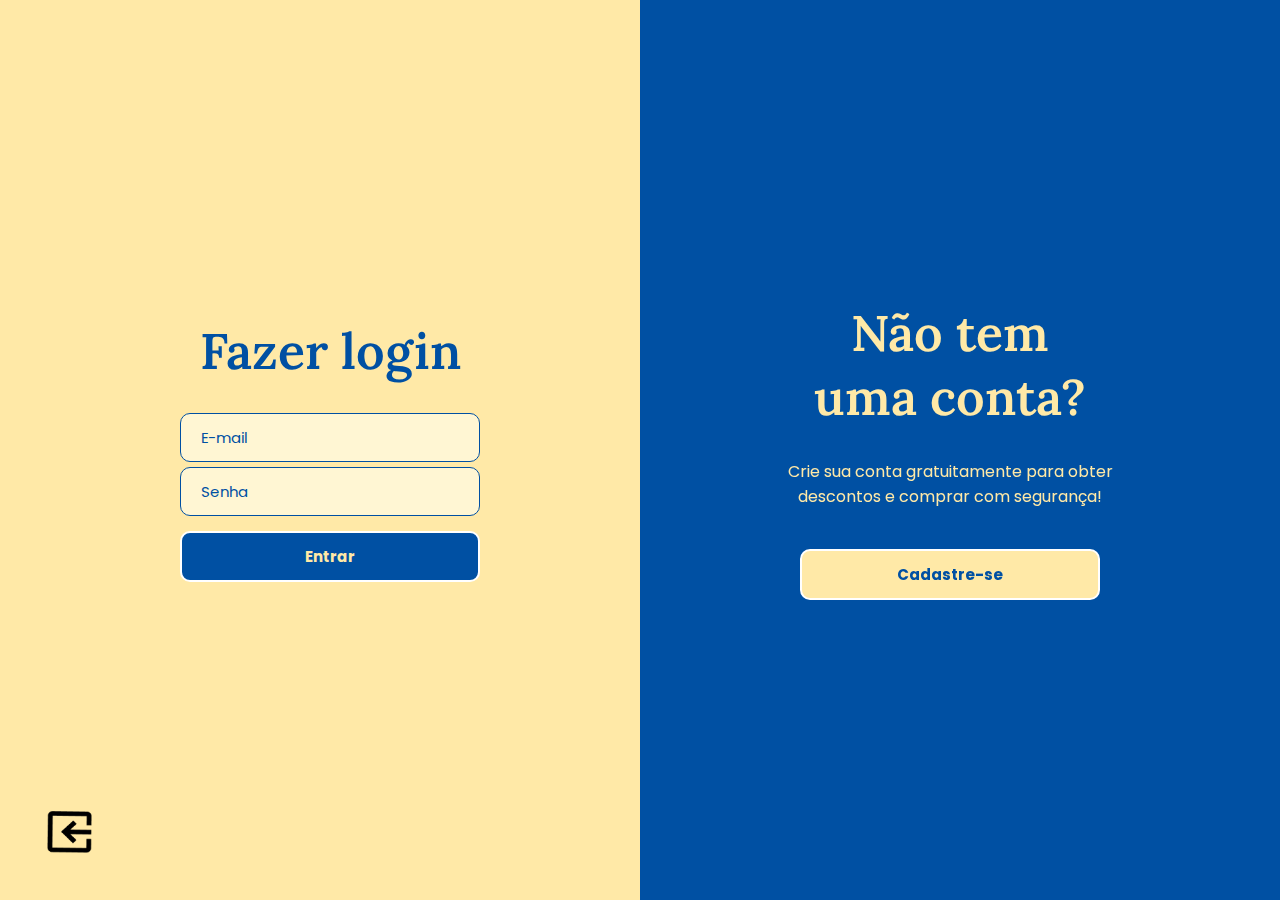
<file: Cadastro-Login/index.html>
<!DOCTYPE html>
<html lang="pt-br">

<head>
    <meta charset="UTF-8">
    <meta name="viewport" content="width=device-width, initial-scale=1.0">

    <link rel="shortcut icon" href="../Home/img/shortcuticon.png">

    <title>Patech</title>

    <link rel="stylesheet" href="index.css">
    <script src="index.js" defer></script>

    <!-- fonte do corpo -->
    <link rel="preconnect" href="https://fonts.googleapis.com">
    <link rel="preconnect" href="https://fonts.gstatic.com" crossorigin>
    <link
        href="https://fonts.googleapis.com/css2?family=Poppins:ital,wght@0,100;0,200;0,300;0,400;0,500;0,600;0,700;0,800;0,900;1,100;1,200;1,300;1,400;1,500;1,600;1,700;1,800;1,900&display=swap"
        rel="stylesheet">

    <!-- fonte do títulos -->
    <link rel="preconnect" href="https://fonts.googleapis.com">
    <link rel="preconnect" href="https://fonts.gstatic.com" crossorigin>
    <link
        href="https://fonts.googleapis.com/css2?family=Lora:ital,wght@0,400..700;1,400..700&family=Poppins:ital,wght@0,100;0,200;0,300;0,400;0,500;0,600;0,700;0,800;0,900;1,100;1,200;1,300;1,400;1,500;1,600;1,700;1,800;1,900&display=swap"
        rel="stylesheet">

         <link rel="website icon" type="png" href="/img/Logo.png">

</head>

<body>
    <section class="tudo">
        <div class="card loginActive">
            <div class="esquerda">
                <div class="formLogin">
                    <h2>Fazer login</h2>
                    <form>
                        <input type="email" placeholder="E-mail">
                        <input type="password" placeholder="Senha">
                        <button type="button" class="entrarButton">Entrar</button>
                    </form>
                </div>

                <div class="facaLogin">
                    <h2> Já tem <br> uma conta? </h2>
                    <p> Bem-vindo de volta! Entre na sua conta e descubra as novidades que preparamos para você!</p>
                    <button class="loginButton">Faça Login</button>
                </div>
            </div>

            <div class="direita">
                <div class="formCadastro">
                    <h2> Cadastro </h2>
                    <form>
                        <input type="text" placeholder="Nome">
                        <input type="text" placeholder='CPF'>
                        <input type="email" placeholder="E-mail">
                        <input type="password" placeholder="Senha">
                        <input type="password" placeholder="Confirme sua senha">
                        <button type="button" class="cadastrarButton"> Cadastrar </button>
                    </form>
                </div>

                <div class="facaCadastro">
                    <h2> Não tem <br> uma conta? </h2>
                    <p> Crie sua conta gratuitamente para obter descontos e comprar com segurança! </p>
                    <button class="cadastroButton"> Cadastre-se </button>
                </div>
            </div>
        </div>

    </div>
</section>
<div class="imgExit" onclick="Sair()">
    <img class="exit" src="../img/exit.png" alt="Sair">
</div>
</body>

</html>
</file>
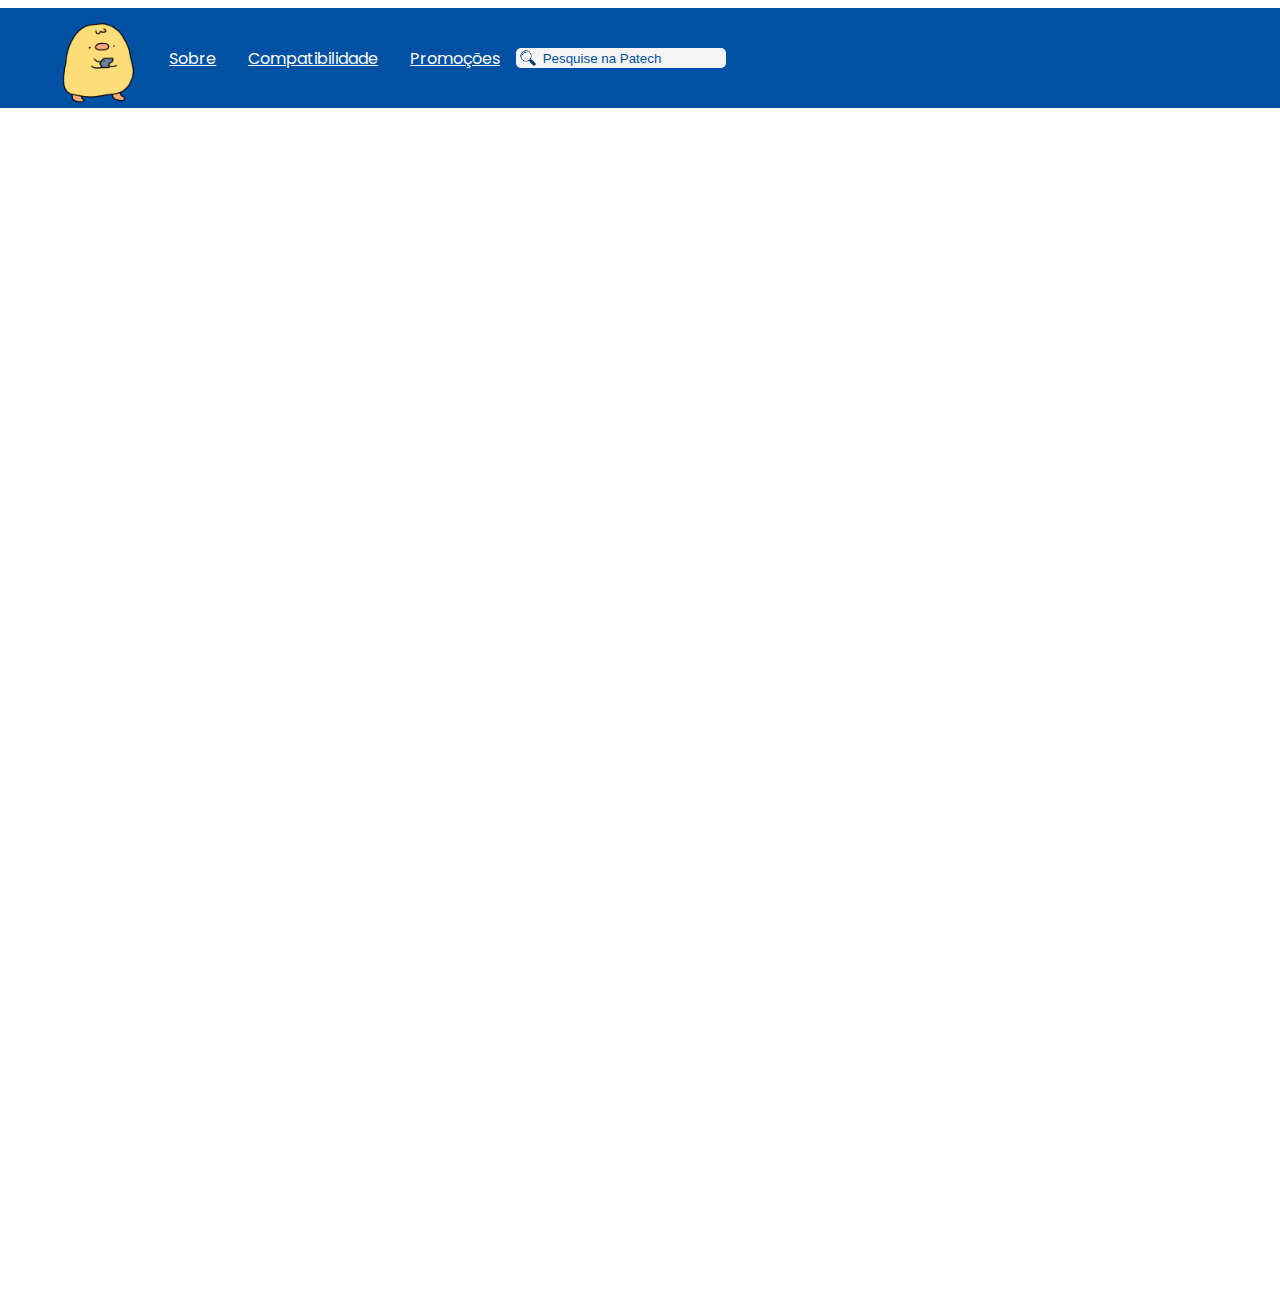
<file: Home/index.html>
<!DOCTYPE html>
<html lang="pt-br">
<head>
    <meta charset="UTF-8">
    <meta name="viewport" content="width=device-width, initial-scale=1.0">

    <link rel="shortcut icon" href="../Home/img/shortcuticon.png">

    <title>Patech</title>

    <link rel="stylesheet" href="index.css">
    <script src="index.js"></script>
    
     <!-- fonte do corpo -->
    <link rel="preconnect" href="https://fonts.googleapis.com">
    <link rel="preconnect" href="https://fonts.gstatic.com" crossorigin>
    <link href="https://fonts.googleapis.com/css2?family=Poppins:ital,wght@0,100;0,200;0,300;0,400;0,500;0,600;0,700;0,800;0,900;1,100;1,200;1,300;1,400;1,500;1,600;1,700;1,800;1,900&display=swap" rel="stylesheet">
  
    <!-- fonte do títulos -->
    <link rel="preconnect" href="https://fonts.googleapis.com">
    <link rel="preconnect" href="https://fonts.gstatic.com" crossorigin>
    <link href="https://fonts.googleapis.com/css2?family=Lora:ital,wght@0,400..700;1,400..700&family=Poppins:ital,wght@0,100;0,200;0,300;0,400;0,500;0,600;0,700;0,800;0,900;1,100;1,200;1,300;1,400;1,500;1,600;1,700;1,800;1,900&display=swap" rel="stylesheet">
  
</head>
<body>
    <div class="navbar">
        
        <img class="Logo" src="../Home/img/Logo.png" alt="Logo"></img>   
        
        <div class="redirecionamento">  
        <a href=""> Sobre </a>
        <a href=""> Compatibilidade </a>
        <a href=""> Promoções </a>
        </div>
        
        <input type="text" class="pesquisa" id="usr" placeholder="Pesquise na Patech"></input>
        
        <a href=""></a>

    </div>
    

</body>
</html>
</file>
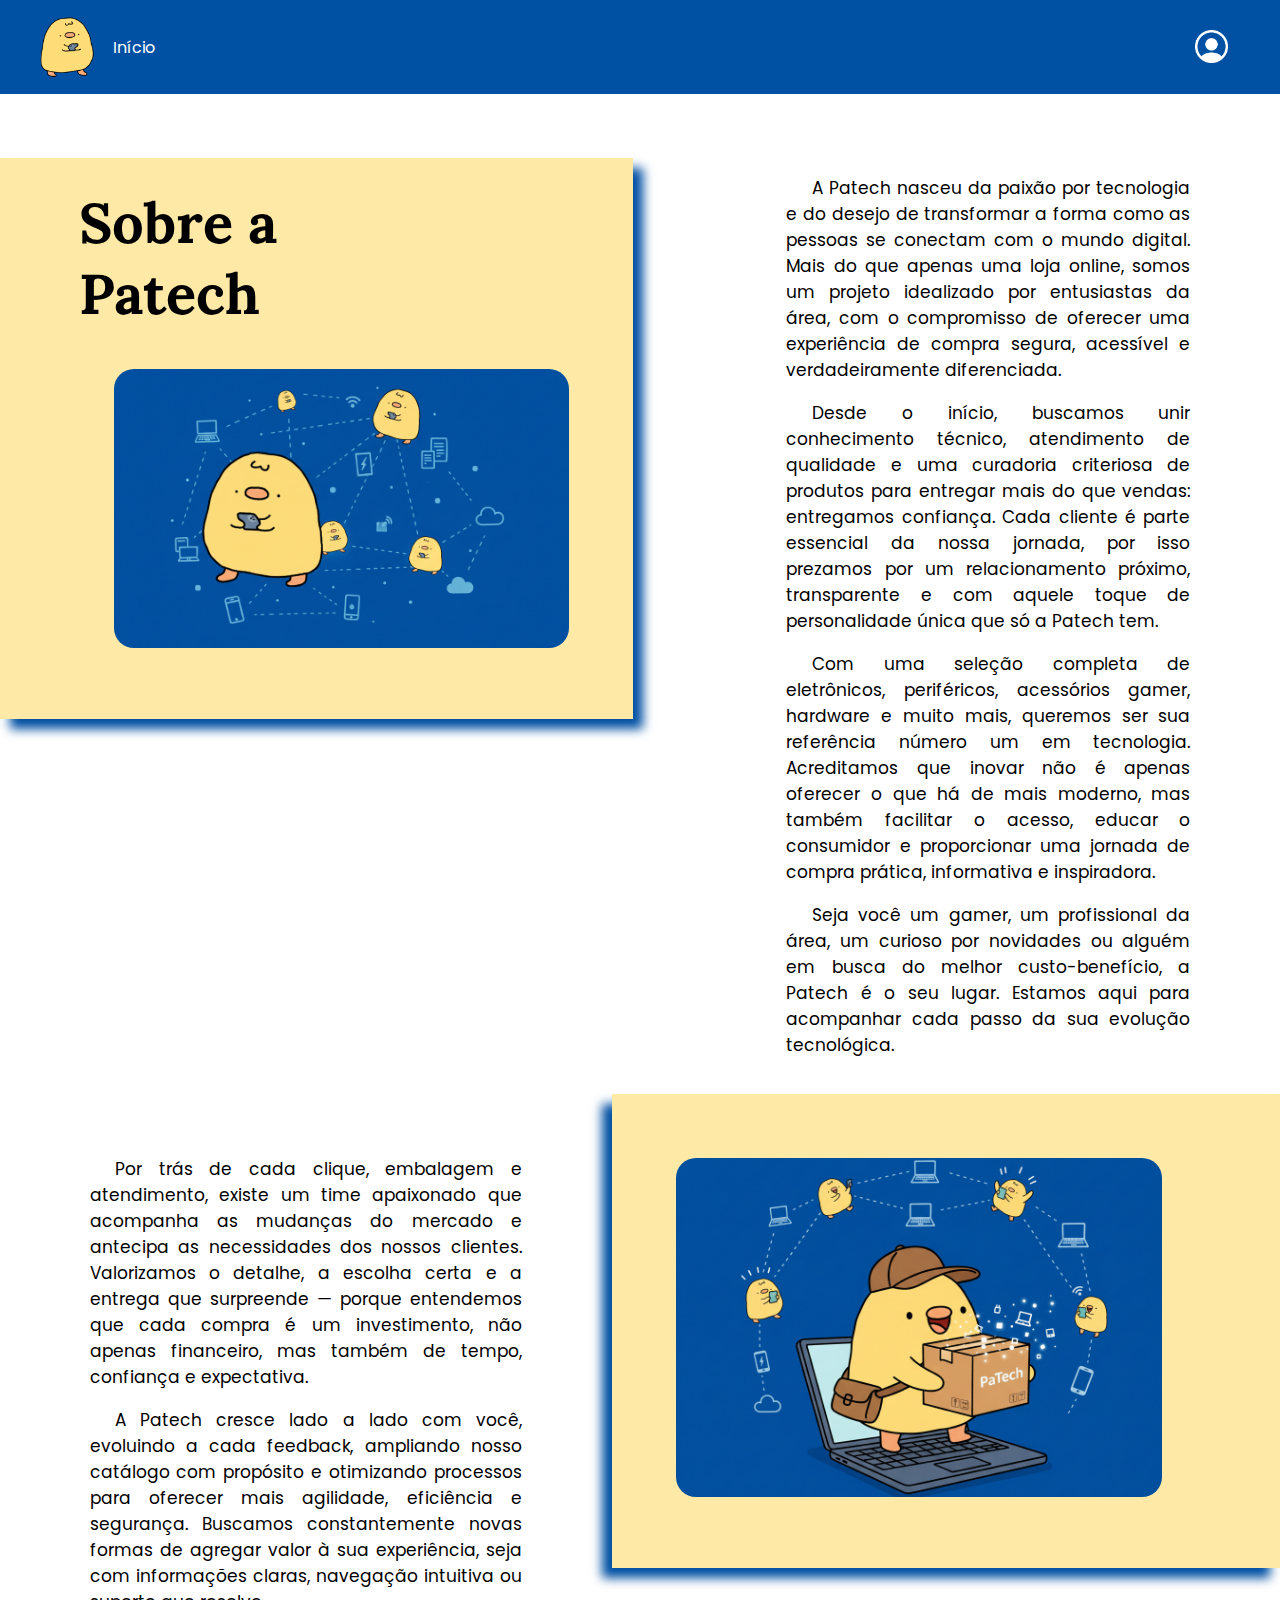
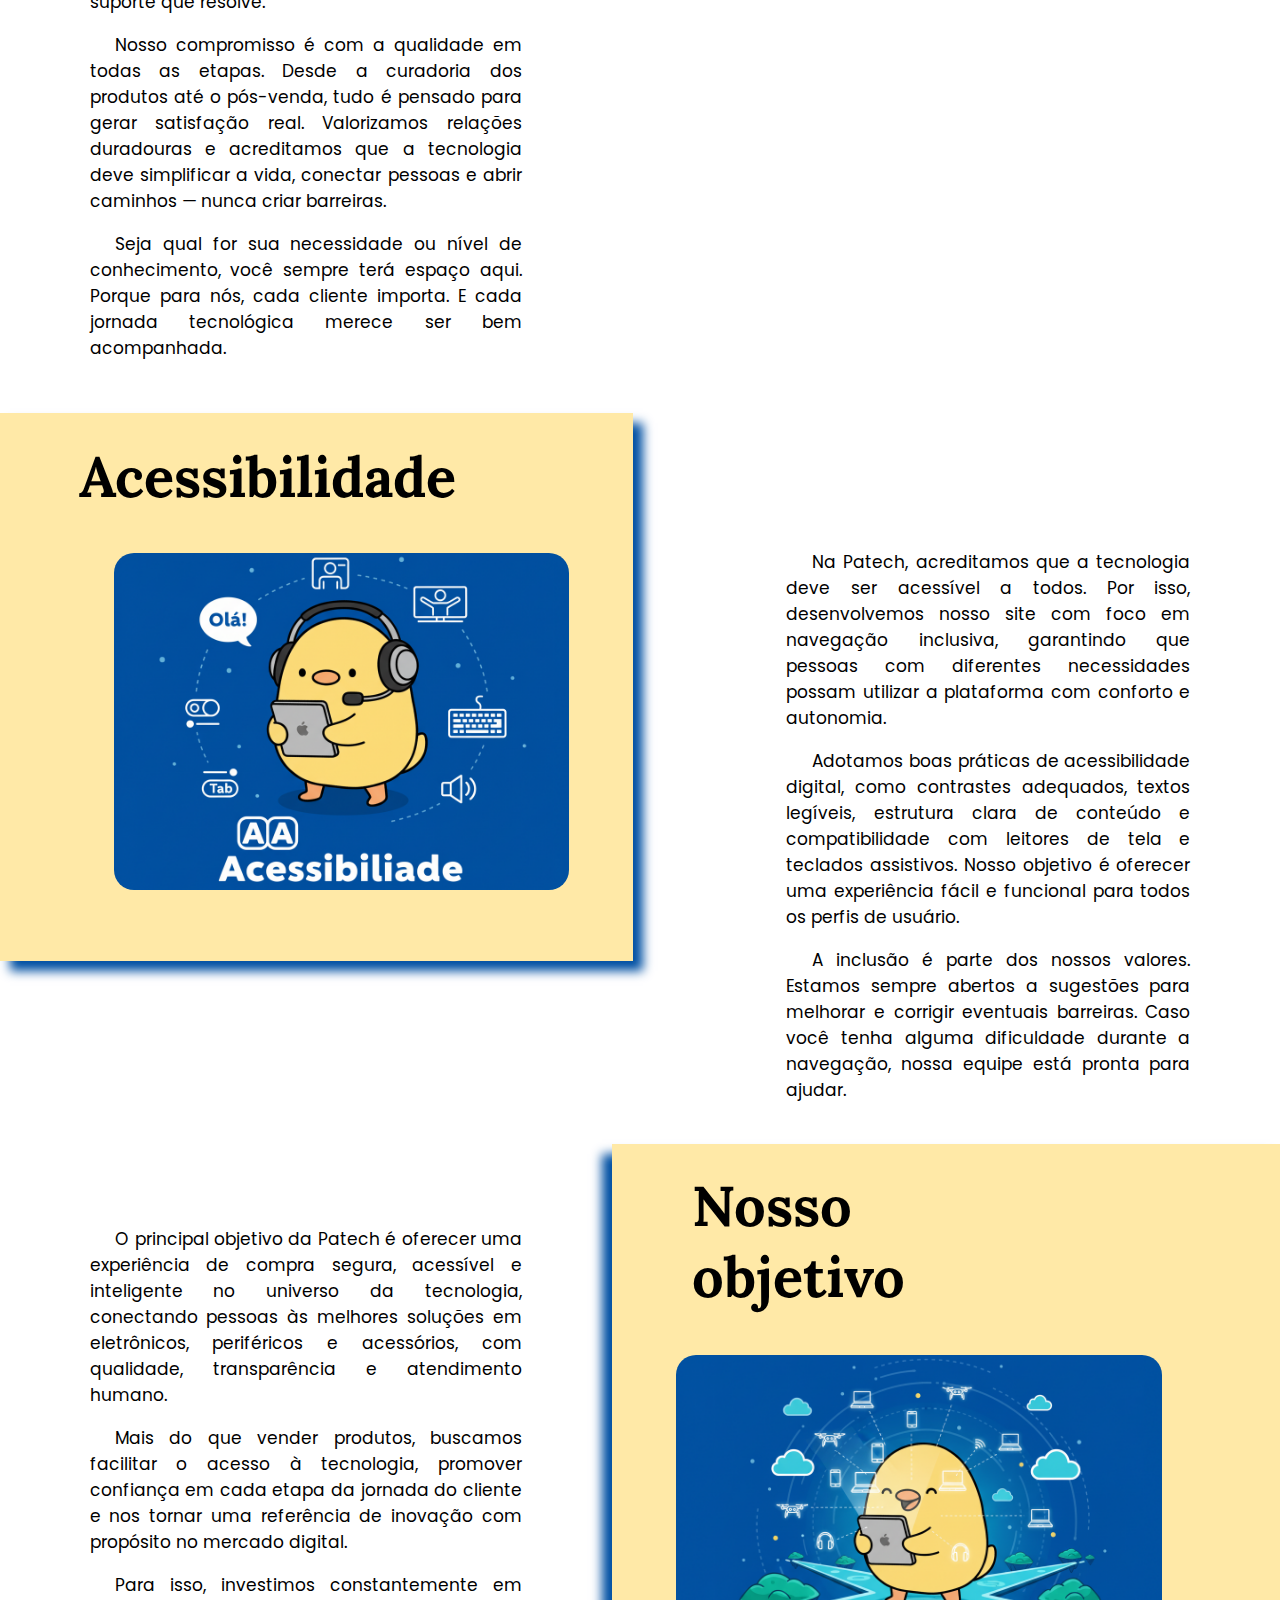
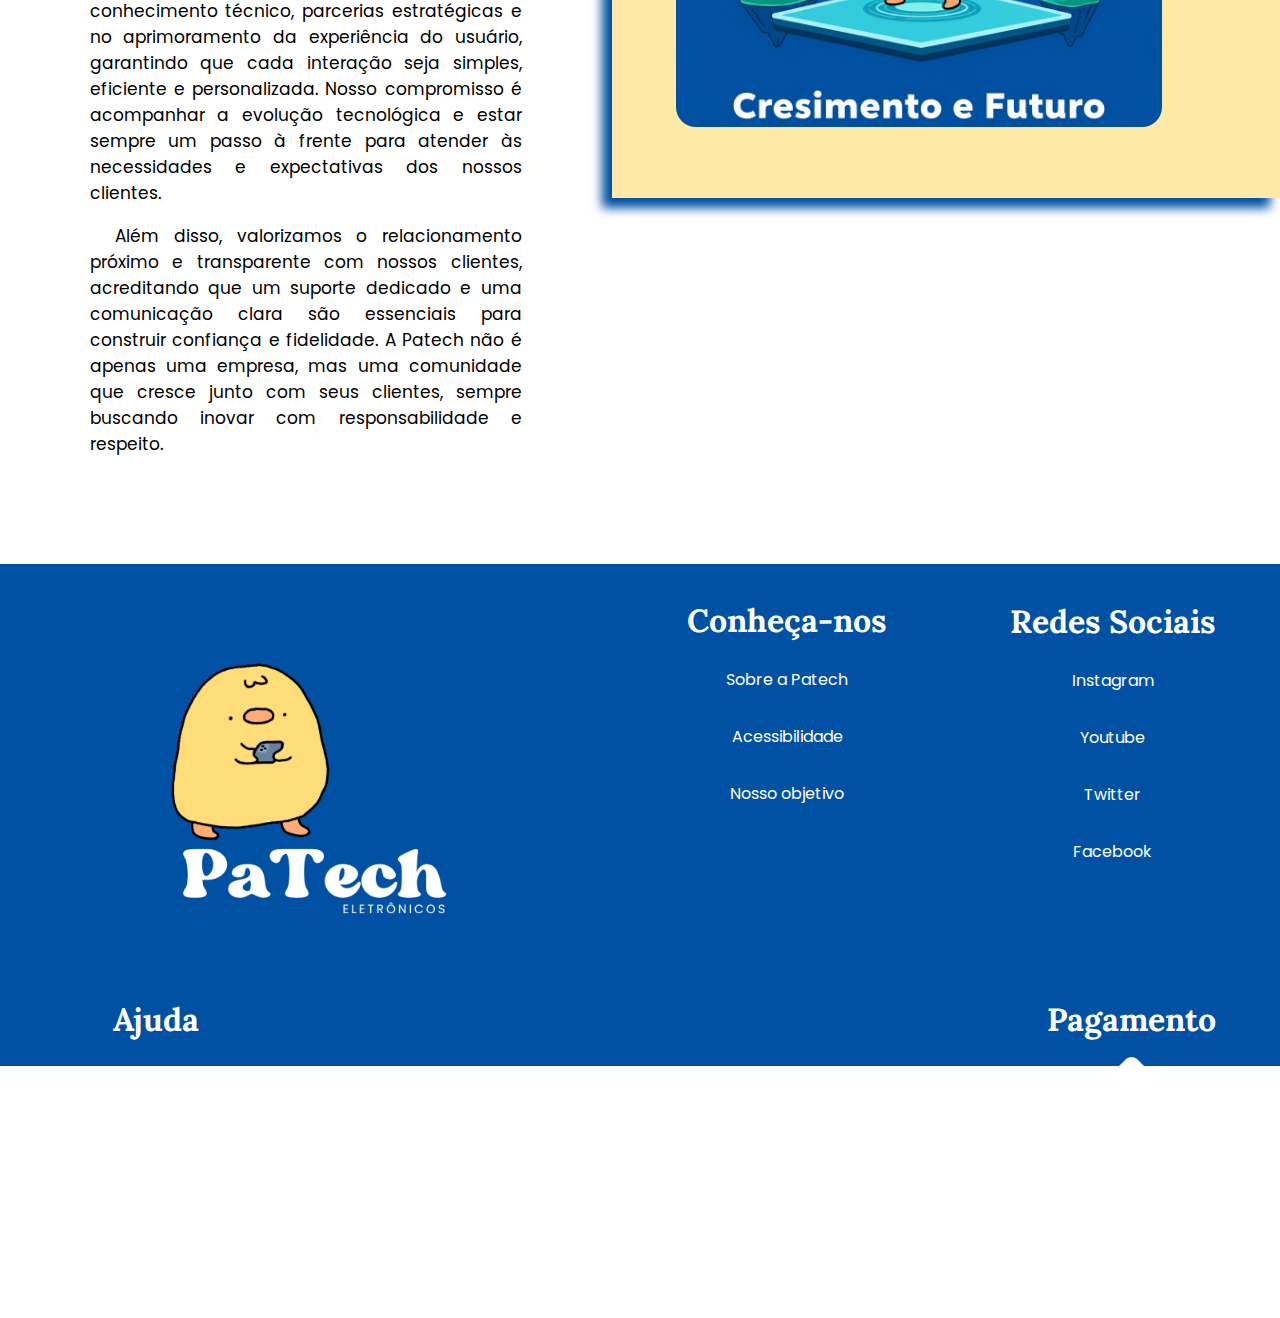
<file: Sobre/index.html>
<!DOCTYPE html>
<html lang="en">
<head>
    <meta charset="UTF-8">
    <meta name="viewport" content="width=device-width, initial-scale=1.0">

    <link rel="shortcut icon" href="../Home/img/shortcuticon.png">

    <title> Patech - História </title>

    <link rel="stylesheet" href="index.css">
    <script src="index.js" defer></script>
    
     <!-- fonte do corpo -->
    <link rel="preconnect" href="https://fonts.googleapis.com">
    <link rel="preconnect" href="https://fonts.gstatic.com" crossorigin>
    <link href="https://fonts.googleapis.com/css2?family=Poppins:ital,wght@0,100;0,200;0,300;0,400;0,500;0,600;0,700;0,800;0,900;1,100;1,200;1,300;1,400;1,500;1,600;1,700;1,800;1,900&display=swap" rel="stylesheet">
  
    <!-- fonte do títulos -->
    <link rel="preconnect" href="https://fonts.googleapis.com">
    <link rel="preconnect" href="https://fonts.gstatic.com" crossorigin>
    <link href="https://fonts.googleapis.com/css2?family=Lora:ital,wght@0,400..700;1,400..700&family=Poppins:ital,wght@0,100;0,200;0,300;0,400;0,500;0,600;0,700;0,800;0,900;1,100;1,200;1,300;1,400;1,500;1,600;1,700;1,800;1,900&display=swap" rel="stylesheet">
  
</head>
<body>
    <div class="navbar">
        <div class="logoNav">
            <a href="../index.html"> <img class="Logo" src="../img/Logo.png" alt="Logo"> </img> <a>

                <div class="redirecionamento">  
                    <a href="../index.html"> Início </a>
                </div>          
        </div> 
        <div class="icones">
            <button onclick="irCadastro()" id="dashboard"></button>
        </div>
    </div>

    <section class="sobre01"  id=sobreNos> <!-- SOBRE A PATECH -->
        <div class="sobre1">
            <div class="tituloS">
                <h1> Sobre a Patech </h1>
            </div>
            <img src="img/Sobre.png" alt="FotoPatech" class="imgSobre"> 
        </div>

        <div class="texto1">
            <p> A Patech nasceu da paixão por tecnologia e do desejo de transformar a forma como as pessoas se conectam com o mundo digital. Mais do que apenas uma loja online, somos um projeto idealizado por entusiastas da área, com o compromisso de oferecer uma experiência de compra segura, acessível e verdadeiramente diferenciada. </p>
            <p> Desde o início, buscamos unir conhecimento técnico, atendimento de qualidade e uma curadoria criteriosa de produtos para entregar mais do que vendas: entregamos confiança. Cada cliente é parte essencial da nossa jornada, por isso prezamos por um relacionamento próximo, transparente e com aquele toque de personalidade única que só a Patech tem.</p>
            <p> Com uma seleção completa de eletrônicos, periféricos, acessórios gamer, hardware e muito mais, queremos ser sua referência número um em tecnologia. Acreditamos que inovar não é apenas oferecer o que há de mais moderno, mas também facilitar o acesso, educar o consumidor e proporcionar uma jornada de compra prática, informativa e inspiradora. </p>
            <p> Seja você um gamer, um profissional da área, um curioso por novidades ou alguém em busca do melhor custo-benefício, a Patech é o seu lugar. Estamos aqui para acompanhar cada passo da sua evolução tecnológica. </p>
        </div>
    </section>

    <section class="sobre02"> <!-- SOBRE A PATECH -->
        <div class="texto2">
            <p> Por trás de cada clique, embalagem e atendimento, existe um time apaixonado que acompanha as mudanças do mercado e antecipa as necessidades dos nossos clientes. Valorizamos o detalhe, a escolha certa e a entrega que surpreende — porque entendemos que cada compra é um investimento, não apenas financeiro, mas também de tempo, confiança e expectativa. </p>
            <p> A Patech cresce lado a lado com você, evoluindo a cada feedback, ampliando nosso catálogo com propósito e otimizando processos para oferecer mais agilidade, eficiência e segurança. Buscamos constantemente novas formas de agregar valor à sua experiência, seja com informações claras, navegação intuitiva ou suporte que resolve.</p>
            <p> Nosso compromisso é com a qualidade em todas as etapas. Desde a curadoria dos produtos até o pós-venda, tudo é pensado para gerar satisfação real. Valorizamos relações duradouras e acreditamos que a tecnologia deve simplificar a vida, conectar pessoas e abrir caminhos — nunca criar barreiras. </p>
            <p> Seja qual for sua necessidade ou nível de conhecimento, você sempre terá espaço aqui. Porque para nós, cada cliente importa. E cada jornada tecnológica merece ser bem acompanhada. </p>
        </div>

        <div class="sobre2">
            <img src="img/sobre2.png" alt="FotoPatech" class="imgSobre1"> 
        </div>
    </section>

     <section class="sobre03" id="acessibilidade"> <!-- ACESSIBILIDADE -->
        <div class="sobre3">
            <div class="tituloS">
                <h1> Acessibilidade </h1>
            </div>
            <img src="img/acessibilidadeIMG.png" alt="FotoPatech" class="imgSobre"> 
        </div>

        <div class="texto3"> 
            <p> Na Patech, acreditamos que a tecnologia deve ser acessível a todos. Por isso, desenvolvemos nosso site com foco em navegação inclusiva, garantindo que pessoas com diferentes necessidades possam utilizar a plataforma com conforto e autonomia. </p>
            <p> Adotamos boas práticas de acessibilidade digital, como contrastes adequados, textos legíveis, estrutura clara de conteúdo e compatibilidade com leitores de tela e teclados assistivos. Nosso objetivo é oferecer uma experiência fácil e funcional para todos os perfis de usuário. </p>
            <p> A inclusão é parte dos nossos valores. Estamos sempre abertos a sugestões para melhorar e corrigir eventuais barreiras. Caso você tenha alguma dificuldade durante a navegação, nossa equipe está pronta para ajudar. </p>
        </div>
    </section>

    <section class="sobre04" id="objetivo">  <!-- NOSSO OBJETIVO -->
        <div class="texto4">
            <p> O principal objetivo da Patech é oferecer uma experiência de compra segura, acessível e inteligente no universo da tecnologia, conectando pessoas às melhores soluções em eletrônicos, periféricos e acessórios, com qualidade, transparência e atendimento humano. </p>
            <p> Mais do que vender produtos, buscamos facilitar o acesso à tecnologia, promover confiança em cada etapa da jornada do cliente e nos tornar uma referência de inovação com propósito no mercado digital. </p>
            <p> Para isso, investimos constantemente em conhecimento técnico, parcerias estratégicas e no aprimoramento da experiência do usuário, garantindo que cada interação seja simples, eficiente e personalizada. Nosso compromisso é acompanhar a evolução tecnológica e estar sempre um passo à frente para atender às necessidades e expectativas dos nossos clientes.</p>
            <p> Além disso, valorizamos o relacionamento próximo e transparente com nossos clientes, acreditando que um suporte dedicado e uma comunicação clara são essenciais para construir confiança e fidelidade. A Patech não é apenas uma empresa, mas uma comunidade que cresce junto com seus clientes, sempre buscando inovar com responsabilidade e respeito. </p>
        </div>

        <div class="sobre4">
            <div class="tituloS">
                <h1> Nosso objetivo </h1>
            </div>
            <img src="img/objetivoIMG.png" alt="FotoPatech" class="imgSobre1"> 
        </div>
    </section>

      <section class="rodapeAzul">
        <div class="bgAzul">
            <div class="imgRodape">
                <a href="#sobreNos"> <img src="img/logo-rodape.png" class="logoRodape"> </a> 
            </div>
            <div class="conheca">
                <div class="tituloC">
                    <h1> Conheça-nos </h1>
                </div>
            <a href="#sobreNos"> <p> Sobre a Patech </p> </a> 
            <a href="#acessibilidade"> <p> Acessibilidade </p> </a> 
            <a href="#objetivo"> <p> Nosso objetivo </p> </a>
            </div>

            <div class="redesSociais">
                <div class="tituloR">
                    <h1> Redes Sociais </h1>
                </div>
                <a href="https://www.instagram.com/"><p> Instagram </p> </a>
                <a href="https://www.youtube.com/"><p> Youtube </p> </a> 
                <a href="https://x.com/"><p> Twitter </p> </a> 
                <a href="https://www.facebook.com/"><p> Facebook </p> </a> 
            </div>
        
            <div class="ajuda">
                <div class="tituloA">
                    <h1> Ajuda </h1>
                    <a href="https://mail.google.com/mail/u/0/?tab=rm&ogbl#inbox"> </a>  <p> Fale conosco </p>
                    <a href="https://docs.google.com/document/d/18rTox0LHfUA-imoJsFoHJbXr3AYM9WkTjAcXv0uHSYs/edit?tab=t.0">  <p> Termos de uso </p>  </a>  
                    <a href="https://docs.google.com/document/d/18rTox0LHfUA-imoJsFoHJbXr3AYM9WkTjAcXv0uHSYs/edit?tab=t.w50j8ib6fwmx"> <p> Termos de aceite </p> </a>   
                    <a href="https://docs.google.com/document/d/18rTox0LHfUA-imoJsFoHJbXr3AYM9WkTjAcXv0uHSYs/edit?tab=t.o8zvehntguuq"> <p> Termos de privacidade </p> </a>   
                </div>
            </div>

            <div class="formasPagamento">
                <div class="tituloP">
                    <h1> Pagamento </h1>
                </div>
                    <img src="img/pix.png" class="pagamento">
                    <img src="img/nfc.png" class="pagamento">
                    <img src="img/nubank.png" class="pagamento">
                    <img src="img/visa.png" class="pagamento">
            </div>

        </div>
    </section>
</body>
</html>
</file>
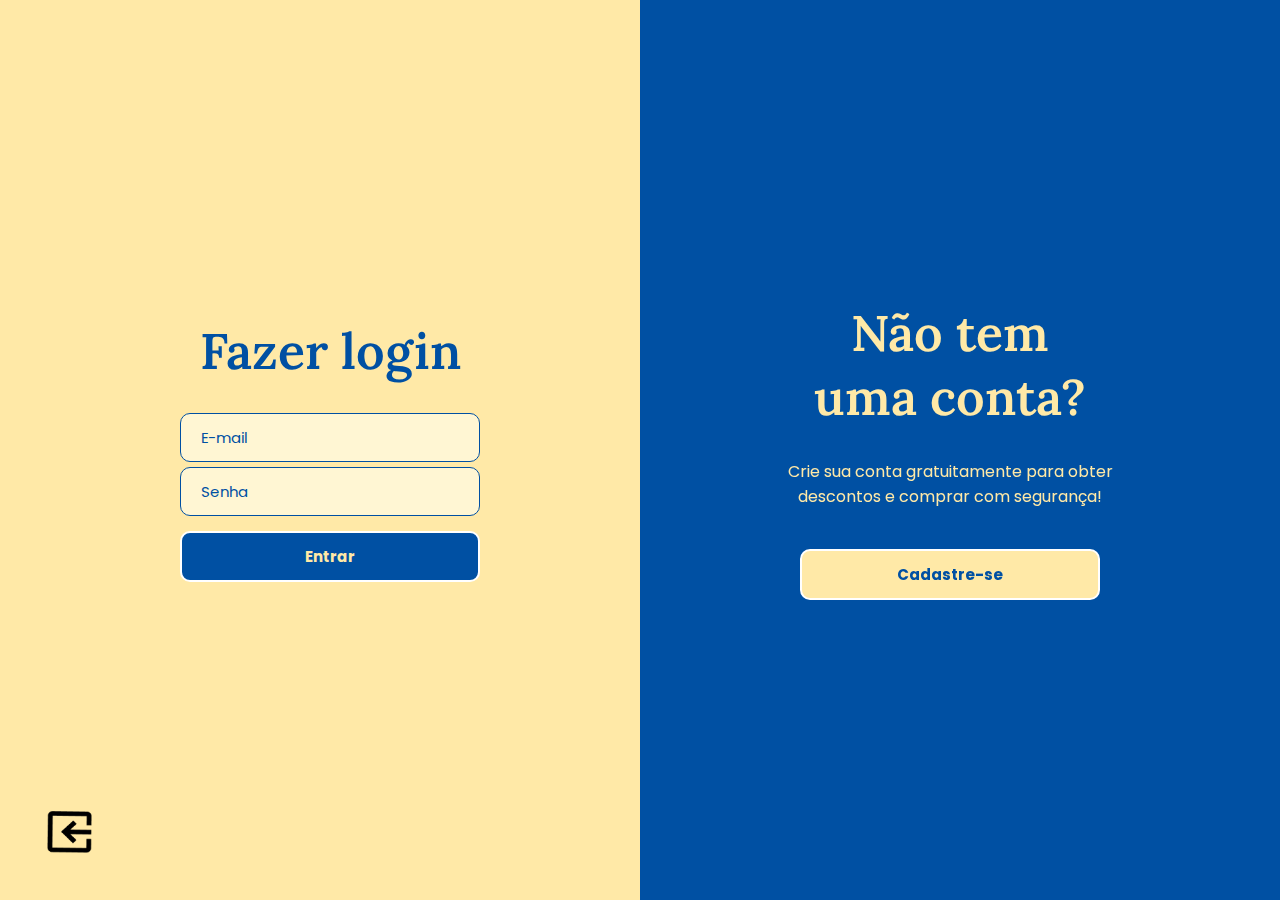
<file: Usuario/usuario.html>
<!DOCTYPE html>
<html lang="pt-br">
<head>
    <meta charset="UTF-8">
    <meta name="viewport" content="width=device-width, initial-scale=1.0">

    <link rel="shortcut icon" href="../Home/img/shortcuticon.png">

    <title> Usuário </title>

    <link rel="stylesheet" href="usuario.css">
    <script src="usuario.js" defer></script>
    
     <!-- fonte do corpo -->
    <link rel="preconnect" href="https://fonts.googleapis.com">
    <link rel="preconnect" href="https://fonts.gstatic.com" crossorigin>
    <link href="https://fonts.googleapis.com/css2?family=Poppins:ital,wght@0,100;0,200;0,300;0,400;0,500;0,600;0,700;0,800;0,900;1,100;1,200;1,300;1,400;1,500;1,600;1,700;1,800;1,900&display=swap" rel="stylesheet">
  
    <!-- fonte do títulos -->
    <link rel="preconnect" href="https://fonts.googleapis.com">
    <link rel="preconnect" href="https://fonts.gstatic.com" crossorigin>
    <link href="https://fonts.googleapis.com/css2?family=Lora:ital,wght@0,400..700;1,400..700&family=Poppins:ital,wght@0,100;0,200;0,300;0,400;0,500;0,600;0,700;0,800;0,900;1,100;1,200;1,300;1,400;1,500;1,600;1,700;1,800;1,900&display=swap" rel="stylesheet">
  
</head>
<body>
    <div class="navbar"> 
        <div class="logoNav">
            <a href="../index.html"> <img class="Logo" src="../img/Logo.png" alt="Logo"><a>
        </div>
                
        <div class="redirecionamento">  
        <a href="../index.html"> Início </a>
        <a href=""> Promoções </a>
        </div>
        
        <div class="Pesquise">
            <input type="text" class='pesquisa' id="usr" placeholder="Pesquise na Patech"></input>
        </div>

        <div class="icones">
            <button onclick="irCadastro()" id="dashboard"></button>
        </div>
    </div>

    <section class="User">
        <div class="fotoPerfil">
            <form id="form">
                <input type="file" id="image-input" accept="image/*">
                <button type="submit">Upload Imagem</button>
            </form>
        </div>
        <div class="boasVindas">
            <h1> Bem vindo(a), <span id="nome-usuario"></span>!</h1>
            <p> Aqui você encontra todos os dados da sua conta!</p>
        </div>
    </section>
    
    <div class="botoesDados">
        <button onclick="mostrarDados('Usuario')" class="btnAmarelo" id="Modal"> <p> Meus dados </p></button>
        <button onclick="mostrarDados('Pedidos')" class="btnAmarelo"> <p> Meus pedidos </p></button>
        <button onclick="mostrarDados('Lista')" class="btnAmarelo"> <p> Minha lista </p></button>
        <button onclick="mostrarDados('Enderecos')" class="btnAmarelo"> <p> Endereços salvos </p></button>
    </div>

<section class="(1)" id="dadosUsuario">
    <h2 class="titulos"> Meus dados </h2>
    <div class="dados">
        <div class="coluna1">
            <form id="formPerfil"> 
                <p> Nome: </p>
                <input type="text" name="nomeCompleto" id="nome" placeholder="Nome completo"> 

                <p> Email: </p>
                <input type="email" name="emailUsuario" id="email" placeholder="Email do usuário" disabled> 

                <p> CPF: </p>
                <input type="text" name="cpfUsuario" id="cpf" placeholder="CPF do usuário" disabled> <br>   
                
                <button type="submit" class="btnRed"> Alterar dados </button>
            </form>
            <button onclick="logout()" class="btnRed" style="margin-top: 20px;"> Logout </button>
        </div>
        </div>
</section>

    <section class="(2)" id="dadosPedidos">
        <h2 class="titulos"> Meus pedidos  </h2>
        <div class="dados">
            <p> Parece que você não fez nenhum pedido nos últimos 3 meses </p>
        </div>
    </section>

    <section class="(3)" id="dadosLista">
        <h2 class="titulos"> Minha lista  </h2>
        <div class="dados">
            <div class="produtosFavoritados">
                <div class="p1">
                    <img src="img/peca5.png" class="pecas">
                    <br> <figcaption> Placa Mae ASRock B450M Steel Legend, DDR4, Socket AMD AM4, M-ATX <br> <p> R$ 789,99 </p> </figcaption>
                    <div class="botoesAcaoes">
                        <button onclick="" alt="editarFavoritos" class="btnRed"> Comprar </button>
                        <button onclick="" alt="excluirFavorito" class="btnRed"> Excluir </button>
                    </div>
                </div>
                <div class="p1">
                    <img src="img/peca12.png" class="pecas">
                    <br> <figcaption> Processador Intel Core I5 13400f, 2.5GHz (4.6GHz Turbo) <br> <p> R$ 929,57 </p> </figcaption>
                    <div class="botoesAcaoes">
                        <button onclick="" alt="editarFavoritos" class="btnRed"> Comprar </button>
                        <button onclick="" alt="excluirFavorito" class="btnRed"> Excluir </button>
                    </div>
                </div>
                <div class="p1">
                    <img src="img/peca6.png" class="pecas">
                    <br> <figcaption> Memoria Corsair Dominator Platinum RGB, 16GB (2x8GB), DDR4, 3600MHz <br> <p> R$ 629,99 </p> </figcaption>
                        <div class="botoesAcaoes">
                            <button onclick="" alt="editarFavoritos" class="btnRed"> Comprar </button>
                            <button onclick="" alt="excluirFavorito" class="btnRed"> Excluir </button>
                        </div>
                </div>
            </div>
        </div>
    </section>
 
    <section class="(4)" id="dadosEnderecos">
        <h2 class="titulos"> Endereços salvos  </h2>
        <div class="coluna1">
            <div id="lista-enderecos-salvos" class="dados lista-enderecos"> 
            </div>

            <button onclick="alternarFormulario(true)" id="btnMostrarFormulario" class="btnRed" style="display:none;"> 
                Adicionar Novo Endereço 
            </button>
            <div id="containerFormEndereco"> 
                <form class="form-endereco" id="formEndereco">
                    <div class="campos-endereco">
                        <p> CEP: </p>
                        <input type="text" id="cep" placeholder="CEP (somente números)" required>
        
                        <p> Rua: </p>
                        <input type="text" id="rua" placeholder="Rua / Avenida" required>
                        
                        <p> Cidade: </p>
                        <input type="text" id="cidade" placeholder="Cidade" required>
        
                        <p> Estado: </p>
                        <input type="text" id="estado" placeholder="Estado (Ex: SP)" maxlength="2" required>
        
                        <p> Número: </p>
                        <input type="text" id="numero" placeholder="Número" required> 
                        
                        <p> Complemento: </p>
                        <input type="text" id="complemento" placeholder="Apto, Bloco, Casa, etc.">
        
                        <div class="checkbox-principal">
                            <input type="checkbox" id="principal">
                            <label for="principal"> Definir como endereço principal </label>
                        </div>
                            <button type="submit" class="btnRed"> Adicionar endereço </button>
                    </div>
                </form>
            </div>
        </div>
    </section>

    <!-- RODAPÉ -->
    <div class="rodapeAzul">
        <div class="bgAzul">

        <div class="imgRodape">
        <a href="#usr"><img src="img/logo-rodape.png" class="logoRodape"> </a>
        </div>
            <div class="conheca">
                <div class="tituloC">
                    <h1> Conheça-nos </h1>
                </div>
            <a href="../Sobre/index.html"> <p> Sobre a Patech </p> </a> 
            <a href="../Sobre/index.html"> <p> Acessibilidade </p> </a> 
            <a href="../Sobre/index.html"> <p> Nosso objetivo </p> </a>
            </div>

            <div class="redesSociais">
                <div class="tituloR">
                    <h1> Redes Sociais </h1>
                </div>
                <a href="https://www.instagram.com/"><p> Instagram </p> </a>
                <a href="https://www.youtube.com/"><p> Youtube </p> </a> 
                <a href="https://x.com/"><p> Twitter </p> </a> 
                <a href="https://www.facebook.com/"><p> Facebook </p> </a> 
            </div>
        
            <div class="ajuda">
                <div class="tituloA">
                    <h1> Ajuda </h1>
                    <a href="https://mail.google.com/mail/u/0/?tab=rm&ogbl#inbox"> </a>  <p> Fale conosco </p>
                    <a href="https://docs.google.com/document/d/18rTox0LHfUA-imoJsFoHJbXr3AYM9WkTjAcXv0uHSYs/edit?tab=t.0">  <p> Termos de uso </p>  </a>  
                    <a href="https://docs.google.com/document/d/18rTox0LHfUA-imoJsFoHJbXr3AYM9WkTjAcXv0uHSYs/edit?tab=t.w50j8ib6fwmx"> <p> Termos de aceite </p> </a>   
                    <a href="https://docs.google.com/document/d/18rTox0LHfUA-imoJsFoHJbXr3AYM9WkTjAcXv0uHSYs/edit?tab=t.o8zvehntguuq"> <p> Termos de privacidade </p> </a>  
                </div>
            </div>

            <div class="formasPagamento">
                <div class="tituloP">
                    <h1> Pagamento </h1>
                </div>
                    <img src="img/pix.png" class="pagamento">
                    <img src="img/nfc.png" class="pagamento">
                    <img src="img/nubank.png" class="pagamento">
                    <img src="img/visa.png" class="pagamento">
            </div>

        </div>
    
    </div>
</body>
</html>
</file>
<file: index.css>
html {
  scroll-behavior: smooth;
}

body {
  margin: 0;
  padding: 0;
  font-family: "Poppins", sans-serif;
}

.poppins-regular {
  font-family: "Poppins", sans-serif;
  font-weight: 400;
  font-style: normal;
}
.poppins-semibold {
  font-family: "Poppins", sans-serif;
  font-weight: 600;
  font-style: normal;
}

.lora {
  font-family: "Lora", serif;
  font-optical-sizing: auto;
  font-weight: 200;
  font-style: normal;
}

a {
  font-family: "Poppins", sans-serif;
  border: none;
  color: #ffff;
  text-decoration: none;
  margin: 5px;
}

a:hover{
  color: #F2C029;
  transition: 0.5s;
}

p, figcaption{
  font-family: "Poppins", sans-serif;

}

.redirecionamento {
  margin-right: 250px;
  display: flex;
  justify-content: space-around;
  width: 25%;
  padding-left: 2%;
  gap: 5%;
  color: white;
}


.navbar {
  background-color: #0050a3;
  display: flex;
  align-items: center;
}

.Logo {
  height: 75px;
  padding-left: 2%;
  margin: 5px;
}

#usr {
  background: url("img/iconePesquisa.png") no-repeat left / 2em;
  padding-left: 40px;
  border-radius: 5px;
  height: 30px;
  width: 90%;
  background-color: whitesmoke;
  border: 1px solid #ddd;
  font-size: 15px;
  margin: 15px;
}

#imagemAll{
  background: url('img/produtosAll.webp') no-repeat left;
  width: 250px;
  height: 350px;
  margin: 0;
  border: none;
  cursor: pointer;
  color: #faefce;
  display: flex;
}

#imagemHdware{
  background: url("img/produto1.png") no-repeat left;
  width: 250px;
  height: 350px;
  margin: 0;
  border: none;
  cursor: pointer;
}

#imagemPeri{
  background: url("img/produto2.png") no-repeat left;
  width: 250px;
  height: 350px;
  margin: 0;
  border: none;
  cursor: pointer;
}

#imagemEletro{
  background: url("img/produto3.png") no-repeat left;
  width: 250px;
  height: 350px;
  margin: 0;
  border: none;
  cursor: pointer;
}

#imagemRedes{
  background: url("img/produto5.png") no-repeat left;
  width: 250px;
  height: 350px;
  margin: 0;
  border: none;
  cursor: pointer;
}

#imagemAcess{
  background: url("img/produto6.png") no-repeat left;
  width: 250px;
  height: 350px;
  margin: 0;
  border: none;
  cursor: pointer;
}

.buscar{
  margin-left: 25%;
  width: 100%;
  background:#0050a3;
  display: flex;
  flex-flow: column;
  align-items: center;
  justify-content: center;
  position: relative;
  z-index: 1;
}

li.no-results{
  background-color: #f6f6f6;
  display: flex;
  justify-content: center;
}

#listaProdutos{
  display: block;
  width: 100%;
  list-style-type: none;
  margin: 0;
  padding: 0;
  position: absolute;
  top: 70px;
}

#listaProdutos li a{
  display: flex;
  align-items: center;
  text-decoration: none;
  color: black;
  border: 1px solid #ddd;
  background: #f6f6f6;
  padding: 12px;
}

#listaProdutos li a:hover{
  background: #eee;
}

.item-name{
  margin-left: 15px;
  margin-top: 5px;
}

input::placeholder {
  color: #0050a3;
}

.icones{
  display: flex;
  flex-direction: row;
  align-items: center;
  justify-content: center;
  margin-left: 5%;
  gap: 30px;
}

#dashboard {
  border: none;
  background: url("img/iconePerfil.png") no-repeat left / 2.5em;
  height: 85px;
  width: 85px;
  cursor: pointer;
}

#carrinho {
  border: none;
  background: url("img/carrinho.png") no-repeat left / 2.5em;
  height: 85px;
  width: 85px;
  cursor: pointer;
}

#favoritos {
  border: none;
  background: url("img/favoritos.png") no-repeat left / 2.5em;
  height: 85px;
  width: 85px;
  cursor: pointer;
}

.nav-manual,
.nav-auto {
  position: absolute;
  width: 100%;
  margin-top: 35%;
  display: flex;
  justify-content: center;
}

.nav-manual .manual-btn,
.nav-auto div {
  border: 1px solid #0050a3;
  padding: 10px;
  border-radius: 50%;
  cursor: pointer;
  transition: 0.2s;
}

.nav-manual .manual-btn:not(:last-child),
.nav-auto div:not(:last-child) {
  margin-right: 10px;
}

.nav-manual .manual-btn:hover {
  background-color: #0050a3;
}

#radio1:checked ~ .nav-auto .auto-btn1,
#radio1:checked ~ .nav-auto .auto-btn2 {
  background-color: #0050a3;
}

#radio1:checked ~ .primeiro {
  margin-left: 0%;
}

#radio2:checked ~ .primeiro {
  margin-left: 25%;
}


/* NOVIDADES  */
.novidades{
  margin-top: 2%;
  display: flex; 
  justify-content: space-evenly;
  flex-direction: row;
  align-items: center;
}

#bordas{
  border-radius: 20px;
}

.produtos {
  display: flex;
  width: 80%;
  height: 100%;
  align-items: center;
}

.item01{
  position: relative;
  cursor: pointer;
  transition: transform 0.5s ease;
  height: 20%;
  width: 30%;
  border-radius: 20px;
  figcaption{
    text-align: center;
    height: 20%;
    width: 80%;
  font-weight: 500;
  }
}

.item01:hover{
  transform: translateY(-5px);
}

h1{
  font-family: "Lora", serif;
  font-size: 350%;
  margin-left: 5%;
}

/* CATEGORIAS */
.Amarelo{
  background-color: #FFE9A7;
  width: 100;
  height: 10%;
  border: 1px solid #FFE9A7;
}.Amarelo h1{
  margin-top: 3%;
}

.bgAmarelo{
  padding: 3%;
  display: flex;
  flex-direction: row;
  justify-content: center;
  align-items: center;
  gap: 2%;
}

.categorias{
  border-radius: 15px;
  display: flex;
  width: 100%;
  height: 100%;
  gap: 5%;
  align-items: center;
}

.hardware, .periferico, .eletronicos, .redes, .acessorios, #imagemAll{
  position: relative;
  cursor: pointer;
  transition: transform 0.3s ease;
}

.hardware:hover, .periferico:hover, .eletronicos:hover, .redes:hover, .acessorios:hover, #imagemAll:hover{
  transform: translateY(-6px);
}

/* NOSSOS PRODUTOS  */
.tituloN{
  margin-bottom: -5%;
}

.nossosProdutos {
  width: 99%;
  display: flex;
  justify-content: center;
  align-items: center;
}

.nossasPecas {
  display: flex;
  flex-wrap: wrap;
  justify-content: center;
  align-items: center;
  text-align: center;
  margin: 5%;
  gap: 5%; 
}
.nossasPecas, a{
  font-family: "Poppins", sans-serif;
  font-weight: 500;
  font-style: normal;
} 

.p1 {
  width: 20%; 
  padding: 10px;
  box-sizing: border-box;
}

.pecas img{
  position: relative;
  cursor: pointer;
  transition: transform 0.5s ease;
}

.pecas, img:hover{
  transform: translateY(-6px);
  transition: transform 0.5s ease;
}

/* RODAPÉ */
.rodapeAzul {
  height: 500px;
  background-color: #0050A3;
  width: 99.9%;
  border: 1px solid #0050A3;
    h1 {
    font-size: 200%;
    color: white;
    margin: 5% 0;
  }  
}
.bgAzul {
  margin: 5%;
  margin-top: 2%;
  display: flex;
  justify-content: space-between;
  align-items: flex-start;
  gap: 5%;
  flex-wrap: wrap;
}

.redesSociais, .tituloA, .formasPagamento, .conheca {
  display: flex;
  flex-direction: column;
  justify-content: center;
  align-items: center;
  gap: 5%;
  color: white;
}

.formasPagamento {
  display: flex;
  gap: 5%;
  flex-wrap: wrap;
  justify-content: center;
  align-items: center;
}

.pagamento {
  width: 30%;
  height: 30%;
  object-fit: contain;
  margin: 5%;
}

.logoRodape{
  display: block;
  align-items: center;
  justify-self: center;
  height: 20%;
  width: 80%;

}

.imgRodape{
  display: block;
}

/* MODAL DO CARRINHO */
.modal-carrinho1, .modal-favoritos1 {
  display: none; /* Escondido por padrão */
  position: fixed;
  z-index: 999;
  left: 0;
  top: 0;
  width: 100%;
  height: 100%;
  overflow: auto;
  background-color: rgba(0, 0, 0, 0.5); /* Fundo escuro translúcido */
}

.modal-conteudo1 {
  background-color: #fff;
  overflow-y: auto;
  max-height: 40vh;
  position: relative;
  display: block;
  margin: 10% auto;
  padding: 30px;
  border-radius: 10px;
  width: 40%;
  font-family: 'Poppins', sans-serif;
  box-shadow: 0 0 15px rgba(0,0,0,0.2);
}

span.fechar1 {
  color: #aaa;
  float: right;
  font-size: 28px;
  font-weight: bold;
  cursor: pointer;
  margin: 1%;
}

.fechar1:hover,
.fechar1:focus {
  color: black;
}

/* MODAL DOS FAVORITOS */
.botoesAcaoes1{
  display: flex;
  align-items: center;
  flex-direction: row;
  text-align: center;
  gap: 3%;
}

.btnRed{
  font-family: "Poppins", sans-serif;
  font-size: 14px;
  background-color: #FFE9A7;
  border-radius: 20px;
  border: 2px solid #F2C029;
  width: 180px;
  height: 45px;
  cursor: pointer;
  transition: transform 0.5s ease;
}

.btnRed:hover{
  transform: translateY(-5px);
  transition: transform 0.5s ease out;
}

/* MODAL DOS PRODUTOS */
.modais{
  height: 20%;
  width: 20%;
  gap: 5%;
  background-color: fff;
  margin-top: 2%;
}

button.abrir-modal{
  background-color: #fff;
  border: none;
  font-size: 110% ;
}

.card-produto{
  width: 80%;
  height: 55%;
}

.legenda-card{
  display: flex;
  justify-content: center;
  align-items: center;
  flex-direction: column;
  margin: 9%;   
  width: 80%;
}

/* DENTRO DO MODAL */
.modal-Produto{
  display: none; /* Escondido por padrão */
  position: fixed;
  z-index: 999;
  left: 0;
  top: 0;
  width: 100%;
  height: 100%;
  overflow: auto;
  background-color: rgba(0, 0, 0, 0.5); /* Fundo */
}

.modal-conteudo {
  display: flex;
  align-items: center;
  justify-content: center;
  
  background-color: #faefce;
  margin: 5% auto;
  padding: 25px;
  border-radius: 10px;
  width: 60%;
  height: 60%;
  font-family: 'Poppins', sans-serif;
  box-shadow: 0 0 15px rgba(0,0,0,0.2);
}

.conteudoJunto{
  display: flex;
  flex-direction: row;
  padding: 2%;
  gap: 8%;
}

.p1 {
  width: 75%;
  height: 80%; 
  padding: 10px;
  box-sizing: border-box;
  gap: 2%;

  display: flex;
  flex-direction: column;
  align-items: center;
  justify-content: center; 
}

.tituloEpreco{
  display: flex;
  justify-content: end;
  flex-direction: column;
  text-align: justify;
  width: 80%;
  height: 20%;  
  gap: 8%;

}

.tituloM{
  font-size: 200%;
  margin: 2%;
}

.legenda-conteudo{
  margin:2%;
}

.preco-antes{
  border-radius: 10px;
  font-size: 100%;
  margin: 2% 2% -2% 2%;
}

.precos{
  font-size: 150%;
  margin: 2%;
}

.botoesAcaoes2{
  display: flex;
  justify-content: end;
  align-items: end;
  flex-direction: row;
  text-align: center;
  margin-top: 8%;
  gap: 8%;
}

.btnModal{
  font-family: "Poppins", sans-serif;
  font-size: 14px;
  background-color: #FFE9A7;
  border-radius: 20px;
  border: 2px solid #F2C029;
  width: 180px;
  height: 45px;
  cursor: pointer;
  transition: transform 0.5s ease;
}

.btnModal:hover{
  transform: translateY(-5px);
  transition: transform 0.5s ease out;
}

span{
  margin-top: 3%;
}

/*BANNER*/
img#banner:hover{
  transform: none;
}

.slider-container {
    position: relative;
    margin: auto;
    overflow: hidden;
}

.slider-image {
    display: none;
}

.slider-image img {
    width: 100%;
    height: auto;
    display: block;
}

/* Efeito de transição */
.fade {
    animation-name: fade;
    animation-duration: 1.5s;
}

@keyframes fade {
    from {opacity: .4}
    to {opacity: 1}
}

/* Botões de navegação */
.prev, .next {
    cursor: pointer;
    position: absolute;
    top: 50%;
    width: auto;
    padding: 16px;
    margin-top: -22px;
    color: white;
    font-weight: bold;
    font-size: 18px;
    transition: 0.6s ease;
    border-radius: 0 3px 3px 0;
    user-select: none;
}

.next {
    right: 0;
    border-radius: 3px 0 0 3px;
}

/* Indicadores de slide (dots) */
.dot {
    cursor: pointer;
    height: 15px;
    width: 15px;
    margin: 0 2px;
    background-color: #bbb;
    border-radius: 50%;
    display: inline-block;
    transition: background-color 0.6s ease;
}

.active, .dot:hover {
    background-color: #0050A3;
}

/* CARRINHO */
#modalCarrinho1 {
  display: none;
  position: fixed;
  z-index: 1000;
  left: 0;
  top: 0;
  width: 100%;
  height: 100%;
  background-color: rgba(0, 0, 0, 0.4);
}

#modalCarrinho1 .modal-conteudo {
  background-color: #fff;
  margin: 8% auto;
  padding: 20px;
  border-radius: 15px;
  width: 50%;
  max-width: 600px;
  box-shadow: 0 0 15px rgba(0, 0, 0, 0.2);
}

#modalCarrinho1 h2 {
  text-align: center;
  margin-bottom: 15px;
}

.item-carrinho {
  display: flex;
  align-items: center;
  gap: 10px;
  margin: 10px 0;
  border-bottom: 1px solid #ddd;
  padding-bottom: 10px;
}

.carrinho-img {
  width: 60px;
  height: 60px;
  object-fit: cover;
  border-radius: 10px;
}

.carrinho-info p {
  margin: 0;
  line-height: 1.2;
}

.remover-btn {
  margin-left: auto;
  background: crimson;
  color: white;
  border: none;
  padding: 6px 10px;
  border-radius: 5px;
  cursor: pointer;
  transition: 0.2s;
}

.remover-btn:hover {
  background: darkred;
}

#carrinho-vazio {
  text-align: center;
  color: gray;
}

/* MODAL FAVORITOS / LISTA */
.item-lista {
  display: flex;
  align-items: center;
  justify-content: space-between;
  margin: 10px 0;
  padding: 8px;
  border-bottom: 1px solid #ddd;
}

.item-info {
  display: flex;
  align-items: center;
  gap: 10px;
}

.item-imagem {
  width: 60px;
  border-radius: 6px;
}

.item-detalhes h3 {
  margin: 0;
  font-size: 16px;
}

.item-detalhes p {
  margin: 0;
  color: #444;
  font-weight: 500;
}

.remover-item {
  background-color: crimson;
  color: white;
  border: none;
  border-radius: 54px;
  padding: 15px 10px;
  cursor: pointer;
}

.remover-item:hover {
  background-color: darkred;
}
</file>
<file: Cadastro-Login/index.css>
*{
    margin: 0;
    padding: 0;
    box-sizing: border-box;
    font-family: "Poppins", sans-serif;
}

.poppins-regular{
    font-family: "Poppins", sans-serif;
    font-weight: 400;
    font-style: normal;
}
.poppins-semibold{
    font-family: "Poppins", sans-serif;
    font-weight: 600;
    font-style: normal;
}

.lora{
    font-family: "Lora", serif;
    font-optical-sizing: auto;
    font-weight: 200px;
    font-style: normal;
}

form{
    display: flex;
    flex-direction: column;
    gap: 5px;

    button{
     background: #0050A3;
     color: #FFE9A7;
     border: 2px solid white;
    }
}

input, button{
    font-family: "Poppins", sans-serif;
    padding: 12px 20px;
    border-radius: 5px;
    border: none;
    outline: none;
    font-size: 15px;
    width: 300px;
}

input{
    background-color: #FFF6D3;
    border: 1px solid #0050A3;
    border-radius: 10px;
}

input::placeholder{
    color: #0050A3;
    font-family: "Poppins", sans-serif;
    font-weight: 400;
}

h2{
    font-size: 50px;
    font-family: "Lora", serif;
    font-weight: 600;
    font-style: normal;
    margin-bottom: 30px;
    text-align: center;
}

p{
    font-family: "Poppins", sans-serif;
    margin-bottom: 30px;
    width: 400px;
    text-align: center;
}

button{
    margin-top: 10px;
    font-weight: 700;
    cursor: pointer;
    transition: all .2s;
    border-radius: 10px;
}

button:hover{
    transform:translateY(-2px);
}

.imgExit, img{
    height: 25%;
    position: absolute;
    bottom: 20px;
    left: 20px;
    z-index: 3;
}

.tudo{
    width: 100%; 
    height: 100vh; 
    background-color: rgba(0, 120, 212, 0.279);
    display: flex; 
    justify-content: center; 
    align-items: center; 
}

.card{
    width: 100%;
    height: 100vh; 
    background-color: #FFE9A7;
    padding: 30px 20px; 
    display: flex; 
    justify-content: center; 
    align-items: center; 
    position: relative;
    overflow: hidden;
}

.esquerda, .direita{
    width: 50%;
    height: 100%;
    display: flex; 
    flex-direction: column;
    justify-content: center; 
    align-items: center; 
    z-index: 1;
}

.formLogin, .facaLogin, .formCadastro, .facaCadastro{
    display: flex;
    flex-direction: column;
    justify-content: center;
    align-items: center;
}

.facaLogin, .facaCadastro{
    position: absolute;
    h2,p{
     color: #FFE9A7;
    }
    button{
     background: #FFE9A7;
     border: 2px solid white;
     color: #0050A3;
    }
}

.formCadastro, .formLogin{
    color: #0050A3;
}

/*BACKGROUND MOVEL*/
.card::after{
    height: 100%;
    width: 100%;
    content: "";
    background: #0050A3;
    position: absolute;
    background-size: cover;
    background-position: center;
    top: 0;
    right: 0;
    z-index: 0;
}

/* LOGIN ACTIVE */
.card.loginActive .facaLogin{
    opacity: 0;
    pointer-events: none;
}

.card.loginActive .formCadastro{
    opacity: 0;
    pointer-events: none;
}

.card.loginActive::after{
    transform:translateX(50%) ;
}

.card.loginActive .facaCadastro{
    transform: translateX(0);
    transition: all .3s .3s;
    opacity: 1;
}

.card.loginActive .formLogin{
    transition: all .3s;
    opacity: 1;
}

/* CADASTRO ACTIVE */
.card.cadastroActive .facaCadastro{
    opacity: 0;
    pointer-events: none;
}

.card.cadastroActive .formLogin{
    opacity: 0;
    pointer-events: none;
}

.card.cadastroActive::after{
    transform:translateX(-50%) ;
}

.card.cadastroActive .facaLogin{
    transform: translateX(0);
    transition: all .3s .3s;
    opacity: 1;
}

.card.cadastroActive .formCadastro{
    transition: all .3s;
    opacity: 1;
}

/*TRANSIÇÕES*/

.card::after{
    transition: all .5s;
}

.facaCadastro{
    transition: all .3s 0;
    transform: translateX(200%);
    opacity: 0;
}

.formLogin{
    transition: all .3s 0;
    opacity: 0;
}

.facaLogin{
    transition: all .3s 0;
    transform: translateX(-200%);
    opacity: 0;
}

.formCadastro{
    transition: all .3s 0;
    opacity: 0;
}
</file>
<file: Home/index.css>
body{
  width: 100vh;
  height: 100vw;
  font-family: "Poppins", sans-serif;
}

.poppins-regular{
  font-family: "Poppins", sans-serif;
  font-weight: 400;
  font-style: normal;
}
.poppins-semibold{
  font-family: "Poppins", sans-serif;
  font-weight: 600;
  font-style: normal;
}

.lora{
  font-family: "Lora", serif;
  font-optical-sizing: auto;
  font-weight: 200px;
  font-style: normal;
}

a{
  font-family: "Poppins", sans-serif;
  border: none;
  color: #FFFF;
}

.redirecionamento{
  display: flex;
  justify-content: space-around;
  width: 20%;
}

.navbar{
  margin-left: -1%;
  background-color: #0050a3;
  width: 201.5%;
  display: flex;
  flex-wrap: wrap;
  align-items: center;
}

.Logo{
  height: 100px;
  padding-left: 3%;
}

.pesquisa{
  border: none;
  height: 18px;
}

#usr{
  background: url("img/iconePesquisa.png") no-repeat left / 1.8em;
  padding-left: 2em;
  border-radius: 5px;
  width: 10%;
  background-color: whitesmoke;
}

input::placeholder{
  color: #0050a3;
}
</file>
<file: Sobre/index.css>
html {
    scroll-behavior: smooth;
}

body {
  margin: 0;
  font-family: "Poppins", sans-serif;
}

.poppins-regular {
  font-family: "Poppins", sans-serif;
  font-weight: 400;
  font-style: normal;
}
.poppins-semibold {
  font-family: "Poppins", sans-serif;
  font-weight: 600;
  font-style: normal;
}

.lora {
  font-family: "Lora", serif;
  font-optical-sizing: auto;
  font-weight: 200;
  font-style: normal;
}

a {
  font-family: "Poppins", sans-serif;
  border: none;
  color: #ffff;
  text-decoration: none;
}

p, figcaption{
  font-family: "Poppins", sans-serif;
}

h1{
  font-family: "Lora", serif;
  font-size: 350%;
  margin-left: 20px;
  margin: 5%;
}

/* NAVBAR */
.redirecionamento {
  margin-right: 250px;
  display: flex;
  justify-content: space-around;
  width: 5%;
  color: white;
}

.navbar {
  background-color: #0050a3;
  display: flex;
  justify-content: space-between;
  align-items: center;
}

.Logo {
  height: 75px;
  padding-left: 2%;
  margin: 6px;
}

.logoNav{
  margin-left: 2%;
  display: flex;
  flex-direction: row;
  align-items: center;
}

.icones{
  display: flex;
  flex-direction: row;
  align-items: center;
  justify-content: center;
  margin-left: 5%;
  gap: 30px;
}

#dashboard {
  border: none;
  background: url("img/iconePerfil.png") no-repeat left / 2.5em;
  height: 85px;
  width: 85px;
  cursor: pointer;
}

#carrinho {
  border: none;
  background: url("img/carrinho.png") no-repeat left / 2.5em;
  height: 85px;
  width: 85px;
  cursor: pointer;
}

#favoritos {
  border: none;
  background: url("img/favoritos.png") no-repeat left / 2.5em;
  height: 85px;
  width: 85px;
  cursor: pointer;
}

/* BANNER */
section.slider {
  margin: 0 auto;
  width: 100%;
  height: auto;
  padding: 0;
  overflow: hidden;
}

.slider-content {
  width: 400%;
  height: auto;
  display: flex;
}

.slider-content input {
  display: none;
}

.slide-box {
  width: 25%;
  height: auto;
  position: relative;
  text-align: center;
}

.slide-box video {
  width: 100%;
}

.nav-manual,
.nav-auto {
  position: absolute;
  width: 100%;
  margin-top: 35%;
  display: flex;
  justify-content: center;
}

.nav-manual .manual-btn,
.nav-auto div {
  border: 1px solid #0050a3;
  padding: 10px;
  border-radius: 50%;
  cursor: pointer;
  transition: 0.2s;
}

.nav-manual .manual-btn:not(:last-child),
.nav-auto div:not(:last-child) {
  margin-right: 10px;
}

.nav-manual .manual-btn:hover {
  background-color: #0050a3;
}

#radio1:checked ~ .nav-auto .auto-btn1,
#radio1:checked ~ .nav-auto .auto-btn2 {
  background-color: #0050a3;
}

#radio1:checked ~ .primeiro {
  margin-left: 0%;
}

#radio2:checked ~ .primeiro {
  margin-left: 25%;
}

/* SOBRE NÓS */
.sobre01, .sobre02, .sobre03, .sobre04{
  display: flex;
  flex-direction: row;
}

.tituloS{
  height: 10%;
  width: 60%;
  margin: -10% 12% 8% 0%;
}

.texto1, .texto2, .texto3{
  margin: 3% 5% 5% 5%;
  width: 40%;
  height: 85%;
  padding: 2%;
  p{
    text-indent: 1.5em;
    font-size: 17px;
    text-align: justify;
  }
}

.texto2{
  margin: -4% 5% 5% 5%;
  width: 40%;
  height: 85%;
  padding: 2%;
  p{
    text-indent: 1.5em;
    font-size: 17px;
    text-align: justify;
  }
}
.texto4{
  margin: -2% 5% 5% 5%;
  width: 40%;
  height: 85%;
  padding: 2%;
  p{
    text-indent: 1.5em;
    font-size: 17px;
    text-align: justify;
  }
}

.imgSobre{
  border-radius: 20px;
  width: 90%;
  height: 55%;
  margin-left: 10%;
}

.imgSobre1{
  border-radius: 20px;
  width: 90%;
  height: 55%;
  margin-right: 10%;
}

.sobre1{
  margin: 5% 5% 5% 0%;
  width: 50%;
  height: 85%;
  padding: 5%;
  background-color: #FFE9A7;
  box-shadow: 10px 10px 10px #0050a3;
}

.sobre2{
  margin-top: -5.5%;
  width: 50%;
  height: 85%;
  padding: 5%;
  background-color: #FFE9A7;
  box-shadow: -10px 10px 10px #0050a3;
}

.sobre3{
  margin: -4.3% 5% 5% 0%;
  width: 50%;
  height: 85%;
  padding: 5%;
  background-color: #FFE9A7;
  box-shadow: 10px 10px 10px #0050a3;
}

.sobre4{
  margin-top: -5.1%;
  width: 50%;
  height: 85%;
  padding: 5%;
  background-color: #FFE9A7;
  box-shadow: -10px 10px 10px #0050a3;
}

/* RODAPÉ */
.rodapeAzul {
  height: 500px;
  background-color: #0050A3;
  width: 99.9%;
  border: 1px solid #0050A3;
    h1 {
    font-size: 200%;
    color: white;
    margin: 5% 0;
  }  
}

.bgAzul {
  margin: 5%;
  margin-top: 2%;
  display: flex;
  justify-content: space-between;
  align-items: flex-start;
  gap: 5%;
  flex-wrap: wrap;
}

.redesSociais, .tituloA, .formasPagamento, .conheca {
  display: flex;
  flex-direction: column;
  justify-content: center;
  align-items: center;
  gap: 5%;
  color: white;
}

.formasPagamento {
  display: flex;
  gap: 5%;
  flex-wrap: wrap;
  justify-content: center;
  align-items: center;
}

.pagamento {
  width: 30%;
  height: 30%;
  object-fit: contain;
  margin: 5%;
}

.logoRodape{
  display: block;
  align-items: center;
  justify-self: center;
  height: 20%;
  width: 80%;
}

.imgRodape{
  display: block;
}

/* MODAL DO CARRINHO */
.modal-carrinho {
  display: none; /* Escondido por padrão */
  position: fixed;
  z-index: 999;
  left: 0;
  top: 0;
  width: 100%;
  height: 100%;
  overflow: auto;
  background-color: rgba(0, 0, 0, 0.5); /* Fundo */
}

.modal-conteudo {
  background-color: #fff;
  margin: 10% auto;
  padding: 30px;
  border-radius: 10px;
  width: 40%;
  font-family: 'Poppins', sans-serif;
  box-shadow: 0 0 15px rgba(0,0,0,0.2);
}

.fechar {
  color: #aaa;
  float: right;
  font-size: 28px;
  font-weight: bold;
  cursor: pointer;
}

.fechar:hover,
.fechar:focus {
  color: black;
}

/* MODAL DOS FAVORITOS */
.modal-favoritos {
  display: none; /* Escondido por padrão */
  position: fixed;
  z-index: 999;
  left: 0;
  top: 0;
  width: 100%;
  height: 100%;
  overflow: auto;
  background-color: rgba(0, 0, 0, 0.5); /* Fundo */
}

.botoesAcaoes1{
  display: flex;
  align-items: center;
  flex-direction: row;
  text-align: center;
  gap: 3%;
}

.btnRed{
  font-family: "Poppins", sans-serif;
  font-size: 14px;
  background-color: #FFE9A7;
  border-radius: 20px;
  border: 2px solid #F2C029;
  width: 180px;
  height: 45px;
  cursor: pointer;
  transition: transform 0.5s ease;
}
.btnRed:hover{
  transform: translateY(-5px);
  transition: transform 0.5s ease out;
}

/* CARRINHO */
#modalCarrinho1 {
  display: none;
  position: fixed;
  z-index: 1000;
  left: 0;
  top: 0;
  width: 100%;
  height: 100%;
  background-color: rgba(0, 0, 0, 0.4);
}

#modalCarrinho1 .modal-conteudo {
  background-color: #fff;
  margin: 8% auto;
  padding: 20px;
  border-radius: 15px;
  width: 50%;
  max-width: 600px;
  box-shadow: 0 0 15px rgba(0, 0, 0, 0.2);
}

#modalCarrinho1 h2 {
  text-align: center;
  margin-bottom: 15px;
}

.item-carrinho {
  display: flex;
  align-items: center;
  gap: 10px;
  margin: 10px 0;
  border-bottom: 1px solid #ddd;
  padding-bottom: 10px;
}

.carrinho-img {
  width: 60px;
  height: 60px;
  object-fit: cover;
  border-radius: 10px;
}

.carrinho-info p {
  margin: 0;
  line-height: 1.2;
}

.remover-btn {
  margin-left: auto;
  background: crimson;
  color: white;
  border: none;
  padding: 6px 10px;
  border-radius: 5px;
  cursor: pointer;
  transition: 0.2s;
}

.remover-btn:hover {
  background: darkred;
}

#carrinho-vazio {
  text-align: center;
  color: gray;
}
</file>
<file: Usuario/usuario.css>
html {
  scroll-behavior: smooth;
}

html, body {
  margin: 0;
  padding: 0;
  width: 100%;
  min-height: 100%;
}

* {
  box-sizing: border-box;
}

body > * {
  max-width: 100%; /* faz com que elementos não ultrapassem a largura da tela */
}

body {
  margin: 0;
  font-family: "Poppins", sans-serif;
}

.poppins-regular {
  font-family: "Poppins", sans-serif;
  font-weight: 400;
  font-style: normal;
}
.poppins-semibold {
  font-family: "Poppins", sans-serif;
  font-weight: 600;
  font-style: normal;
}

.lora {
  font-family: "Lora", serif;
  font-optical-sizing: auto;
  font-weight: 200;
  font-style: normal;
}

a {
  font-family: "Poppins", sans-serif;
  border: none;
  color: #ffff;
  text-decoration: none;
}

p, figcaption{
  font-family: "Poppins", sans-serif;
}

h1{
  font-family: "Lora", serif;
  font-size: 350%;
  margin-left: 20px;
  margin: 5%;
}

/* NAVBAR */
.redirecionamento {
  margin-right: 250px;
  display: flex;
  justify-content: space-around;
  width: 25%;
  padding-left: 2%;
  gap: 5%;
  color: white;
}

.navbar {
  background-color: #0050a3;
  display: flex;
  align-items: center;
}

.Logo {
  height: 75px;
  padding-left: 2%;
  margin: 5px;
}

.logoNav{
  margin-left: 2%;
}

#usr {
  background: url("img/iconePesquisa.png") no-repeat left / 1.8em;
  padding-left: 35px;
  border-radius: 8px;
  height: 25px;
  width: 250px;
  background-color: whitesmoke;
  border: none;
}

.Pesquise{
  margin-left: 25%;

}

input::placeholder {
  color: #0050a3;
}

.icones{
  display: flex;
  flex-direction: row;
  align-items: center;
  justify-content: center;
  margin-left: 5%;
  gap: 30px;
}

#dashboard {
  border: none;
  background: url("img/iconePerfil.png") no-repeat left / 2.5em;
  height: 85px;
  width: 85px;
  cursor: pointer;
}

/* RODAPÉ */
.rodapeAzul {
  height: 500px;
  background-color: #0050A3;
  width: 99.9%;
  border: 1px solid #0050A3;
    h1 {
    font-size: 200%;
    color: white;
    margin: 5% 0;
  }  
}

.bgAzul {
  margin: 5%;
  margin-top: 2%;
  display: flex;
  justify-content: space-between;
  align-items: flex-start;
  gap: 5%;
  flex-wrap: wrap;
}

.redesSociais, .tituloA, .formasPagamento, .conheca {
  display: flex;
  flex-direction: column;
  justify-content: center;
  align-items: center;
  gap: 5%;
  color: white;
}

.formasPagamento {
  display: flex;
  gap: 5%;
  flex-wrap: wrap;
  justify-content: center;
  align-items: center;
}

.pagamento {
  width: 30%;
  height: 30%;
  object-fit: contain;
  margin: 5%;
}

.logoRodape{
  display: block;
  align-items: center;
  justify-self: center;
  height: 20%;
  width: 80%;

}

.imgRodape{
  display: block;
}


/* FOTO DE PERFIL */
.User {
  display: flex;
  align-items: center;
  padding: 2%;
  width: 100%;
}

.fotoPerfil {
  display: flex;
  flex-direction: column;
  align-items: center;
  object-fit: cover;
  border-radius: 50%;
  width: 20%;
  height: 60%;
  margin: 2%;
}

/* BOAS VINDAS */
.boasVindas{
  flex-direction: column;
  text-align: left;
  width: 30%;
  height: 20%;
  h1{
      margin: 0;
  }
}

/* BOTÕES */
.botoesDados{
  display: flex;
  align-items: center;
  justify-content: center;
  flex-direction: row;
  text-align: center;
  margin: 2%;
  gap: 15%;
}

.btnAmarelo{
  align-items: center;
  background-color: #FFE9A7;
  border: 2px solid #F2C029;
  font-family: "Poppins", sans-serif;
  transition: transform 0.5s ease;
  font-size: 20px;
  cursor: pointer;
  width: 250px;
  height: 85px;
}

.btnAmarelo:hover{
  transform: translateY(-5px);
  transition: transform 0.5s ease out;
}

/* CSS para aparecer as sections ou não */
section{
  display: none; /*esconde todas as sections */
}

section.ativo{
  display: block; /* mostra a seção que estiver visível */
}

/* ÚLTIMOS PEDIDOS */
#dadosUsuario, #dadosPedidos, #dadosLista, #dadosEnderecos{
  background-color: #FFE9A7;
  border: 2px solid #F2C029;
  margin: 2%;
  padding: 1%;
}

#dadosPedidos, #dadosEnderecos{
  p{
    margin: 2%;
  }
}

.titulos{ 
  font-family: "Lora", serif;
  font-size: 250%;
  font-weight: 200;
  margin-left: 3%;
} 

.dados{
  display: flex;
  flex-direction: column;
  padding: 1%;
    input::placeholder {
    color: #6a6a6a;
    font-weight: 700;  
    font-family: "Lora", serif;
  }
}

#nome, #email, #cpf, #cep, #rua, #numero, #cidade, #estado, #complemento, #usuarioDados{
  width: 25%;
  background-color: #FFE9A7;
  border: 2px solid #000;
  border-radius: 20px;
  margin: 2%;
  padding: 1%;
}

.coluna2{
  display: flex;
  flex-direction: column;
  justify-content: center;
}

.complemento{
  margin: 2%;
}

.botoesAcaoes{
  display: flex;
  align-items: center;
  flex-direction: row;
  text-align: center;
  margin: 2%;
  gap: 5%;
}

.botoesAcaoes1{
  display: flex;
  align-items: center;
  flex-direction: row;
  text-align: center;
  gap: 3%;
}

.btnRed{
  font-family: "Poppins", sans-serif;
  font-size: 14px;
  background-color: #FFE9A7;
  border-radius: 20px;
  border: 2px solid #F2C029;
  width: 180px;
  height: 45px;
  cursor: pointer;
  transition: transform 0.5s ease;
}

.btnRed:hover{
  transform: translateY(-5px);
  transition: transform 0.5s ease out;
}

.produtosFavoritados{
  display: flex;
  flex-direction: row;
  align-items: center;
  justify-content:center ;
  gap: 10%;
}

.p1 {
  display: flex;
  flex-direction: column;
  align-items: center;
  width: 20%; 
  padding: 10px;
  box-sizing: border-box;
  img{
    width: 100%;

  }
}


/* CARRINHO */
#modalCarrinho1 {
  display: none;
  position: fixed;
  z-index: 1000;
  left: 0;
  top: 0;
  width: 100%;
  height: 100%;
  background-color: rgba(0, 0, 0, 0.4);
}

#modalCarrinho1 .modal-conteudo {
  background-color: #fff;
  margin: 8% auto;
  padding: 20px;
  border-radius: 15px;
  width: 50%;
  max-width: 600px;
  box-shadow: 0 0 15px rgba(0, 0, 0, 0.2);
}

#modalCarrinho1 h2 {
  text-align: center;
  margin-bottom: 15px;
}

.item-carrinho {
  display: flex;
  align-items: center;
  gap: 10px;
  margin: 10px 0;
  border-bottom: 1px solid #ddd;
  padding-bottom: 10px;
}

.carrinho-img {
  width: 60px;
  height: 60px;
  object-fit: cover;
  border-radius: 10px;
}

.carrinho-info p {
  margin: 0;
  line-height: 1.2;
}

.remover-btn {
  margin-left: auto;
  background: crimson;
  color: white;
  border: none;
  padding: 6px 10px;
  border-radius: 5px;
  cursor: pointer;
  transition: 0.2s;
}

.remover-btn:hover {
  background: darkred;
}

#carrinho-vazio {
  text-align: center;
  color: gray;
}
</file>
